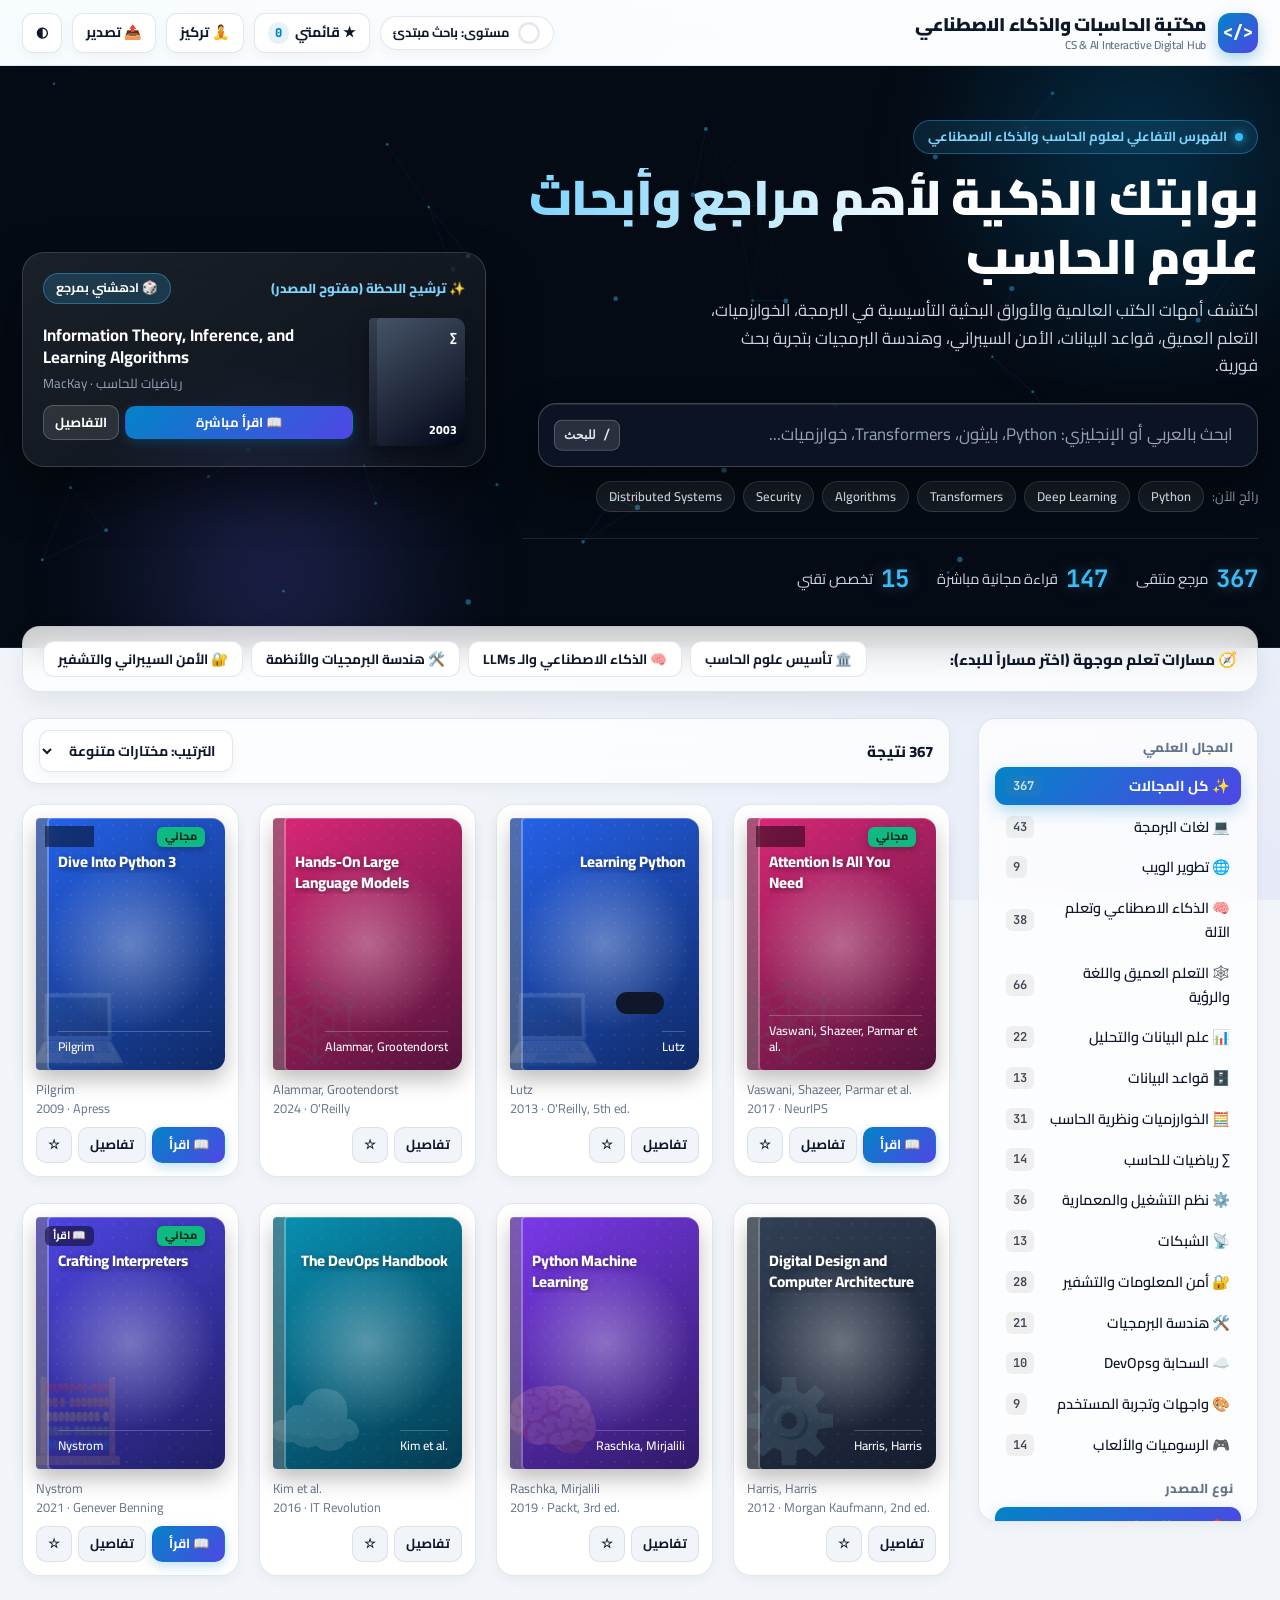
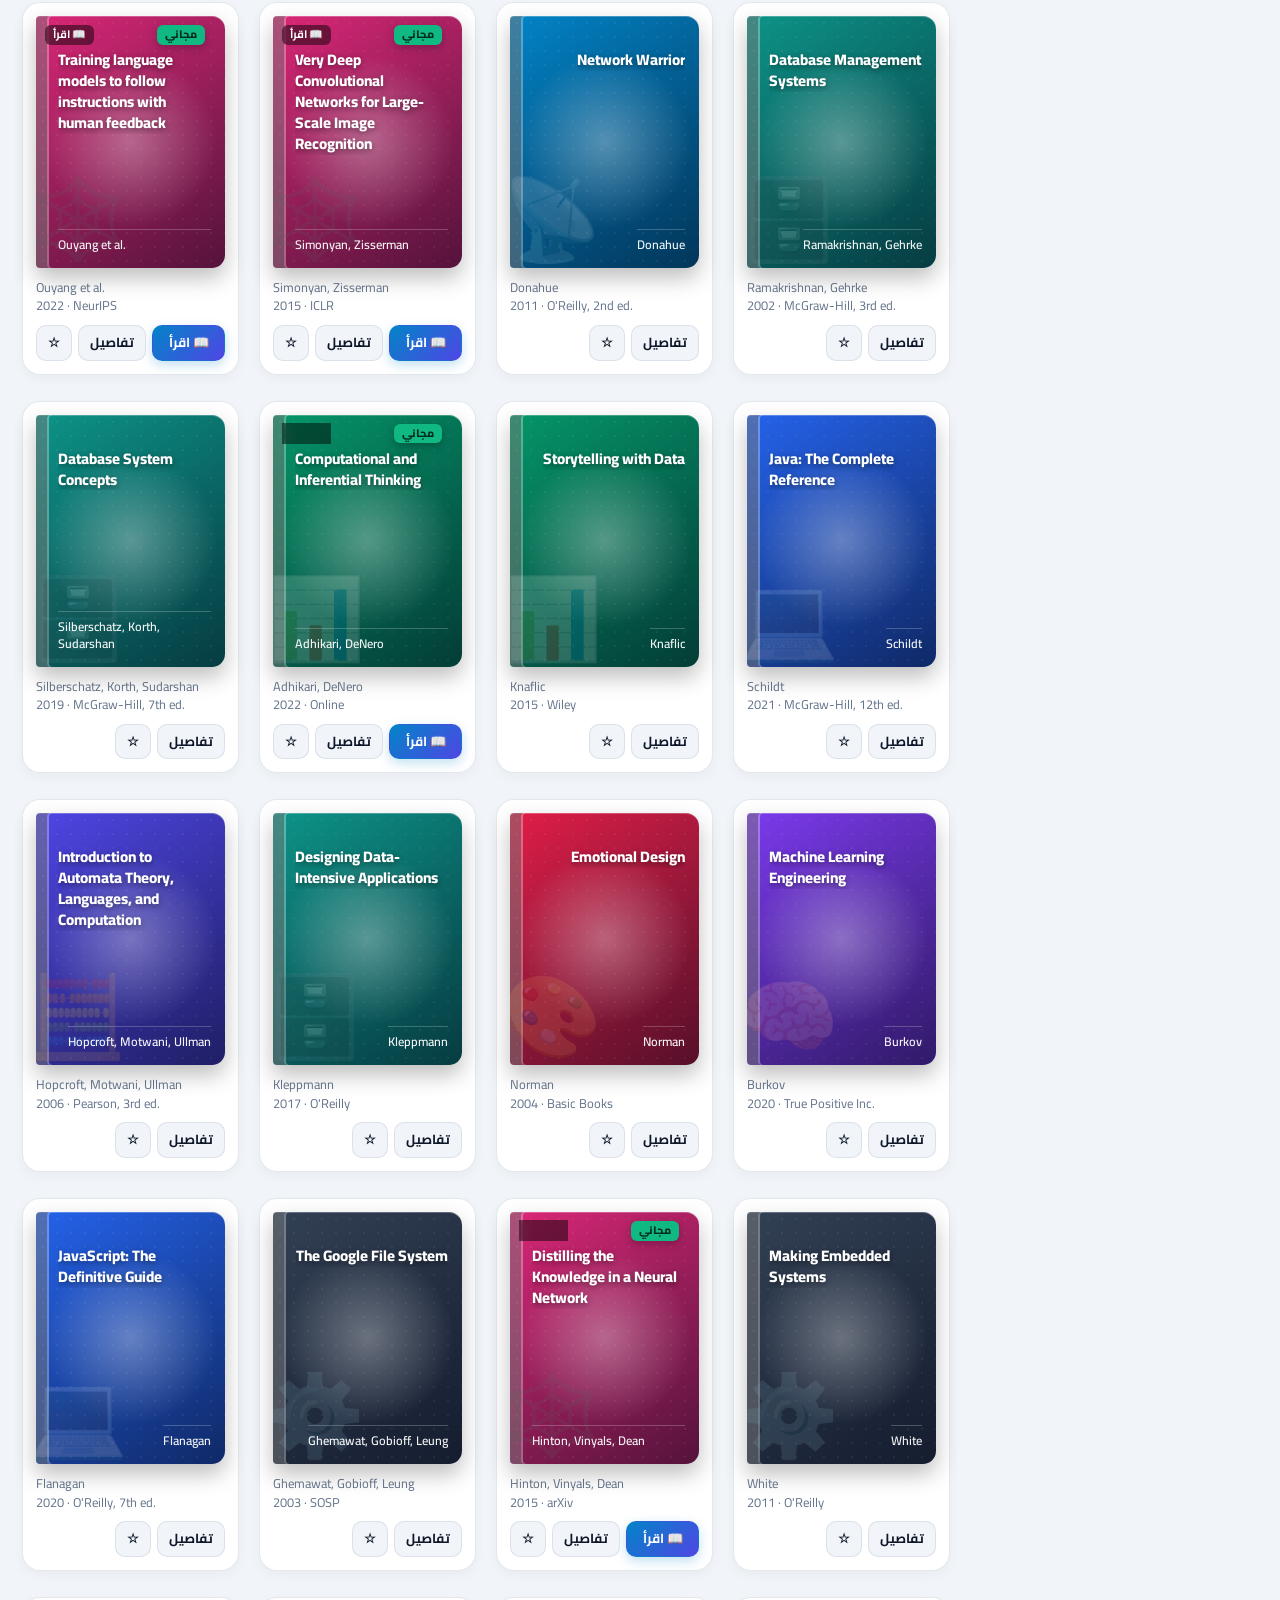
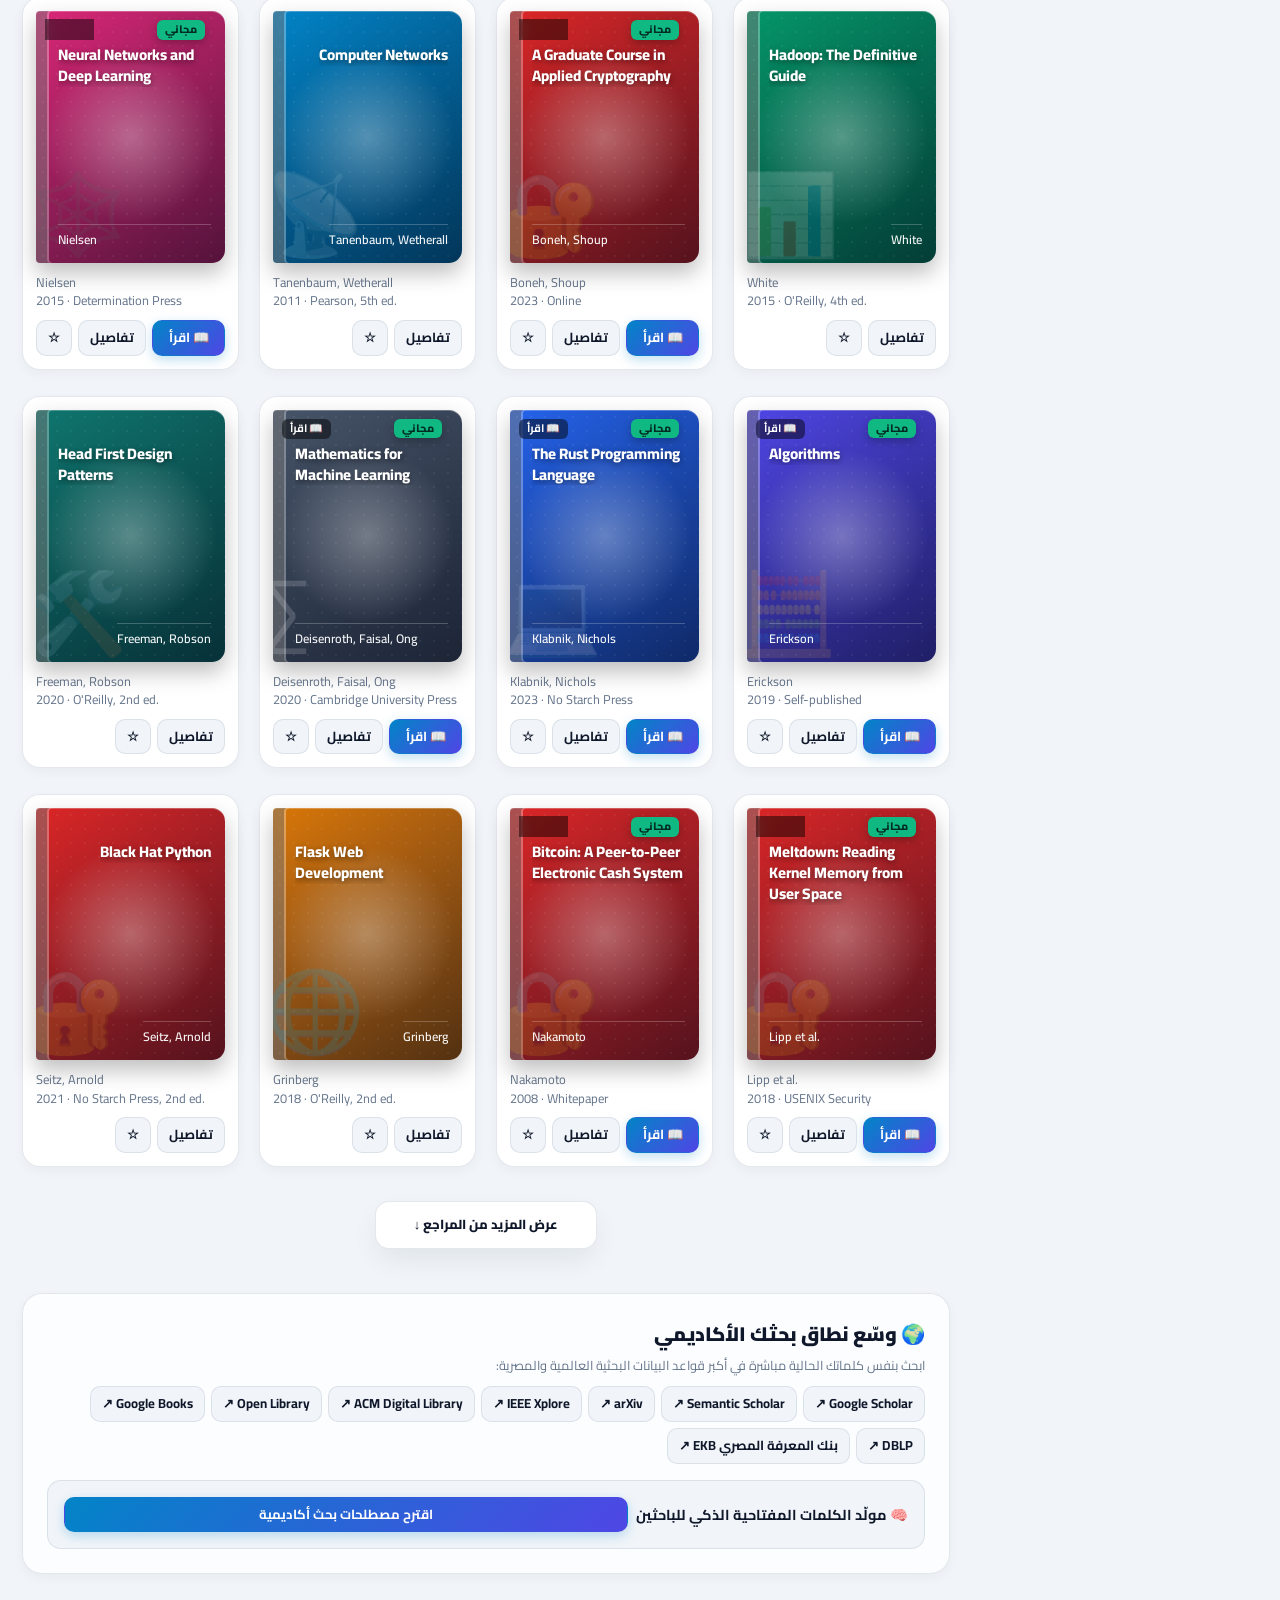
<file: index.html>
<!doctype html>
<html lang="ar" dir="rtl">
  <head>
    <meta charset="utf-8" />
    <meta
      name="viewport"
      content="width=device-width, initial-scale=1, viewport-fit=cover"
    />
    <title>Nexus CS & AI | المكتبة الرقمية التفاعلية للحاسبات والذكاء الاصطناعي</title>
    <link
      href="https://fonts.googleapis.com/css2?family=Cairo:wght@400;600;700;800;900&family=JetBrains+Mono:wght@500;700;800&display=swap"
      rel="stylesheet"
    />
        <link rel="stylesheet" href="css/style.css" />
  </head>
  <body>
    <header>
      <div class="bar">
        <div class="logo">
          <div class="logo-icon">&lt;/&gt;</div>
          <div>
            مكتبة الحاسبات والذكاء الاصطناعي
            <span class="logo-sub">CS & AI Interactive Digital Hub</span>
          </div>
        </div>

        <div class="prog-pill" title="نسبة الكتب التي أتممت قراءتها">
          <svg class="ring-svg" viewBox="0 0 32 32">
            <circle class="ring-bg" cx="16" cy="16" r="13"></circle>
            <circle class="ring-val" id="progRing" cx="16" cy="16" r="13" stroke-dasharray="81.68" stroke-dashoffset="81.68"></circle>
          </svg>
          <span id="rankLabel">مستوى: باحث مبتدئ</span>
        </div>

        <button class="ib" id="mb" aria-pressed="false">
          ★ قائمتي <span class="badge-cnt" id="mcnt">0</span>
        </button>
        <button class="ib" id="zenBtn" aria-pressed="false" title="وضع التركيز للمذاكرة">🧘 تركيز</button>
        <button class="ib" id="expBtn" title="تصدير قائمتك كملف نصي">📤 تصدير</button>
        <button class="ib" id="tb" aria-label="تغيير المظهر">◐</button>
      </div>
    </header>

    <section class="hero">
      <canvas id="neuralCanvas"></canvas>
      <div class="hero-orb-1"></div>
      <div class="hero-orb-2"></div>

      <div class="hi">
        <div>
          <div class="pill-top"><span class="pulse-dot"></span> الفهرس التفاعلي لعلوم الحاسب والذكاء الاصطناعي</div>
          <h1>بوابتك الذكية لأهم مراجع وأبحاث علوم الحاسب</h1>
          <p>
            اكتشف أمهات الكتب العالمية والأوراق البحثية التأسيسية في البرمجة، الخوارزميات، التعلم العميق، قواعد البيانات، الأمن السيبراني، وهندسة البرمجيات بتجربة بحث فورية.
          </p>
          <div class="search-wrap">
            <input
              id="q"
              class="search"
              type="search"
              placeholder="ابحث بالعربي أو الإنجليزي: Python، بايثون، Transformers، خوارزميات..."
              aria-label="بحث"
            />
            <span class="kbd-hint">/ للبحث</span>
          </div>
          <div class="quick-tags">
            <span>رائج الآن:</span>
            <button class="qtag" data-qt="Python">Python</button>
            <button class="qtag" data-qt="Deep Learning">Deep Learning</button>
            <button class="qtag" data-qt="Transformers">Transformers</button>
            <button class="qtag" data-qt="Algorithms">Algorithms</button>
            <button class="qtag" data-qt="Security">Security</button>
            <button class="qtag" data-qt="Distributed Systems">Distributed Systems</button>
          </div>
          <div class="stats" id="stt"></div>
        </div>

        <div class="spotlight" id="spotlightCard"></div>
      </div>
    </section>

    <section class="roadmaps-sec" aria-label="مسارات التعلم">
      <div class="rm-bar">
        <div class="rm-title">🧭 مسارات تعلم موجهة (اختر مساراً للبدء):</div>
        <div class="rm-pills" id="rmPills">
          <button class="rm-btn" data-rm="cs_core">🏛️ تأسيس علوم الحاسب</button>
          <button class="rm-btn" data-rm="ai_master">🧠 الذكاء الاصطناعي والـ LLMs</button>
          <button class="rm-btn" data-rm="swe_pro">🛠️ هندسة البرمجيات والأنظمة</button>
          <button class="rm-btn" data-rm="sec_path">🔐 الأمن السيبراني والتشفير</button>
        </div>
      </div>
    </section>

    <div class="lay">
      <aside id="sd" aria-label="الفلاتر">
        <h3>المجال العلمي</h3>
        <div id="fc"></div>
        <h3>نوع المصدر</h3>
        <div id="tc"></div>
      </aside>

      <div>
        <div class="strip" id="fs"></div>
        <div class="tools">
          <span class="count" id="cn" aria-live="polite"></span>
          <button class="ib" id="fo">☰ الفلاتر</button>
          <select id="so" class="ib" aria-label="الترتيب">
            <option value="f">الترتيب: مختارات متنوعة</option>
            <option value="n">الأحدث أولاً</option>
            <option value="o">الأقدم أولاً</option>
            <option value="a">أبجدياً (A-Z)</option>
          </select>
        </div>

        <div class="grid" id="gd"></div>
        <button class="btn more" id="mo" hidden>عرض المزيد من المراجع ↓</button>

        <section class="eng">
          <h2>🌍 وسّع نطاق بحثك الأكاديمي</h2>
          <p class="m inline-style-1">
            ابحث بنفس كلماتك الحالية مباشرة في أكبر قواعد البيانات البحثية العالمية والمصرية:
          </p>
          <div class="acts" id="eg"></div>

          <div class="ai-box">
            <div class="inline-style-2">
              <strong>🧠 مولّد الكلمات المفتاحية الذكي للباحثين</strong>
              <button class="btn p inline-style-3" id="ai">اقترح مصطلحات بحث أكاديمية</button>
            </div>
            <div id="aio" hidden class="inline-style-4"></div>
          </div>
        </section>
      </div>
    </div>

    <dialog id="dg" aria-label="تفاصيل المرجع">
      <div class="card" id="dc"></div>
    </dialog>

    <div class="toast" id="ts" role="status"></div>

        <script src="js/script.js" defer></script>
  </body>
</html>
</file>
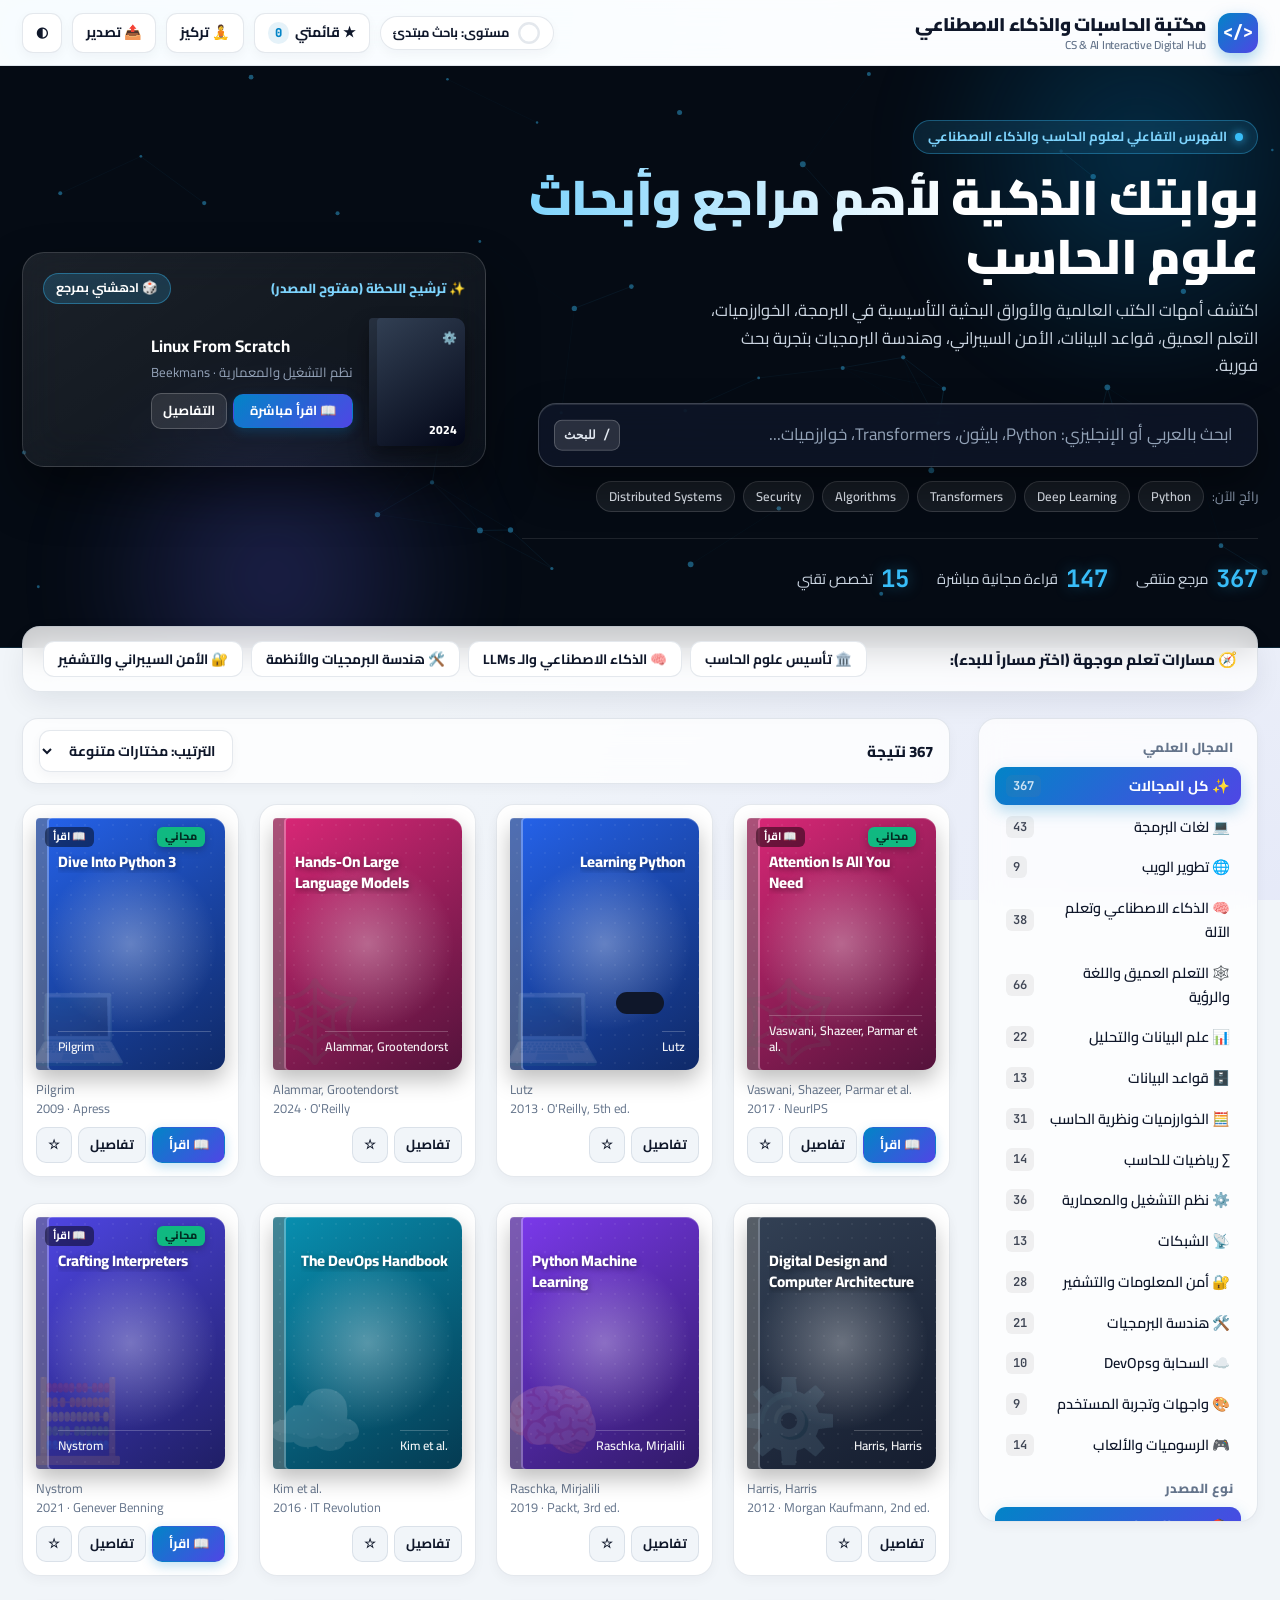
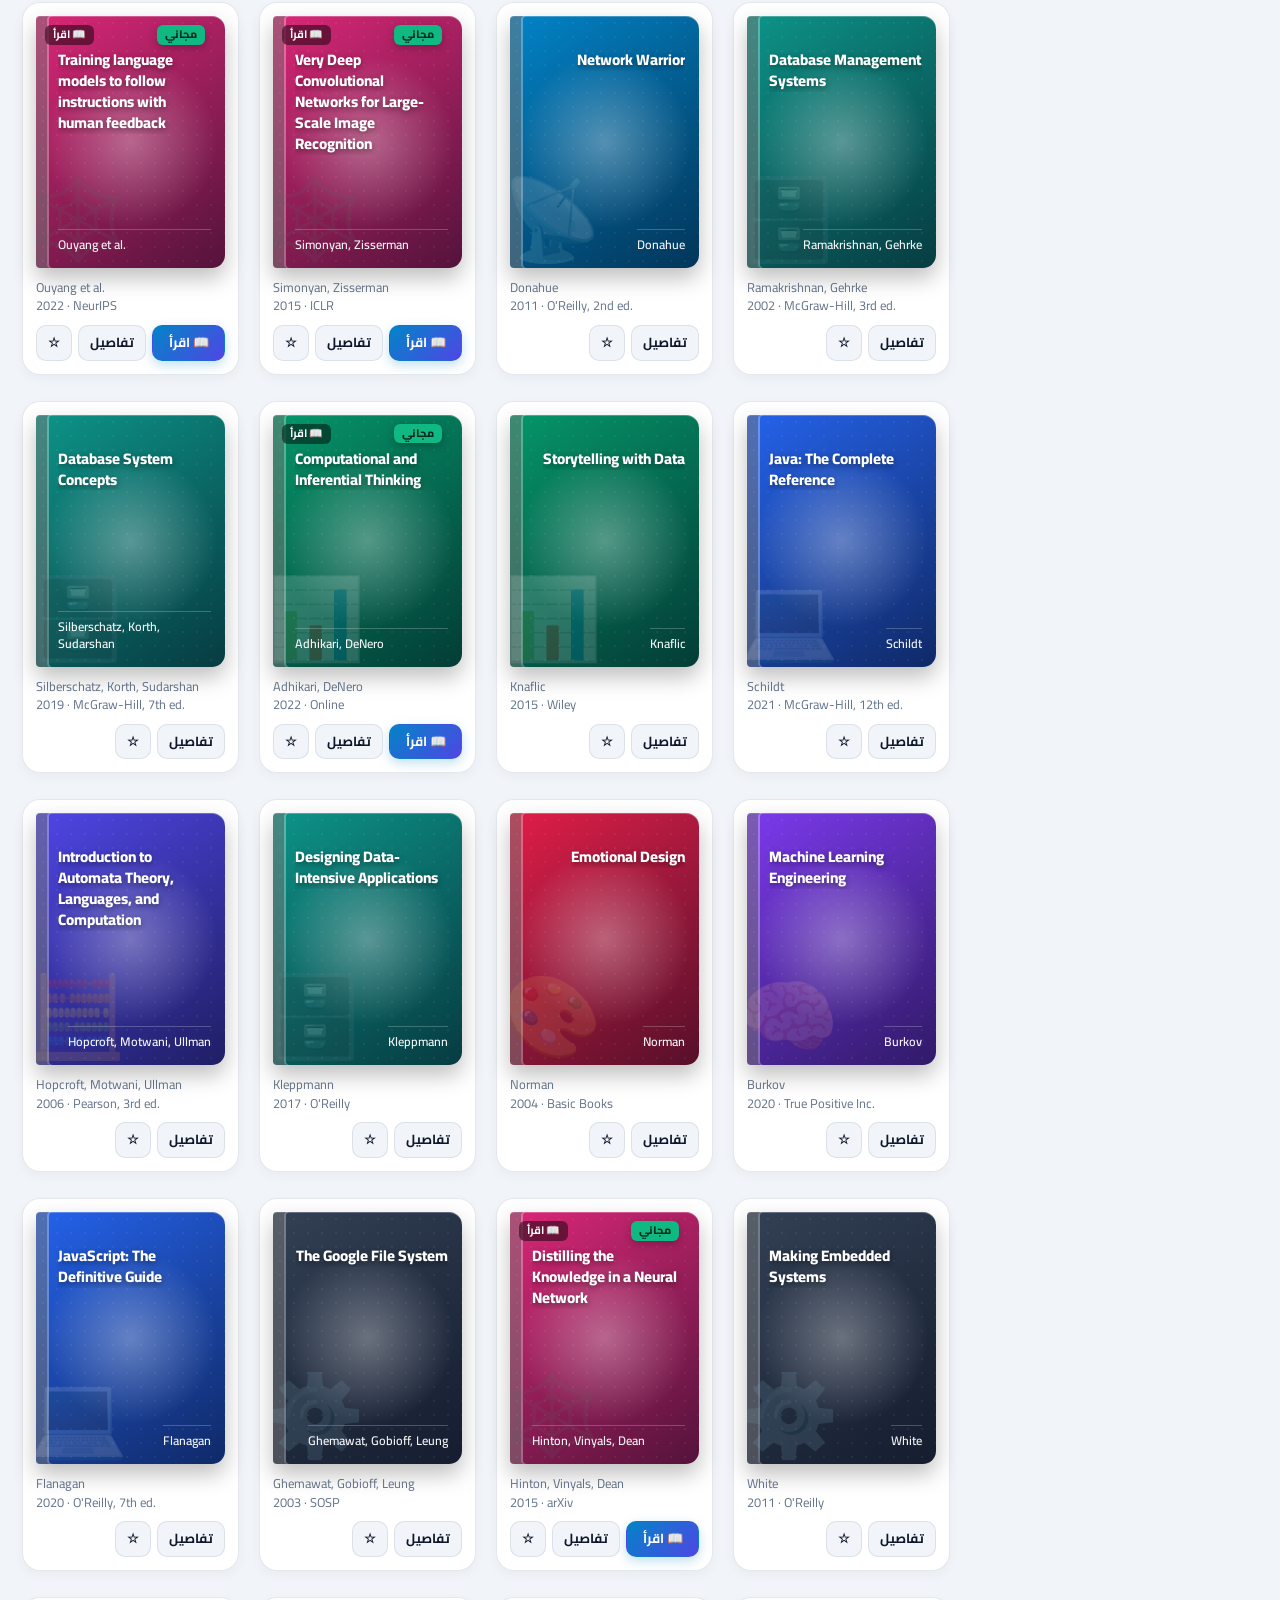
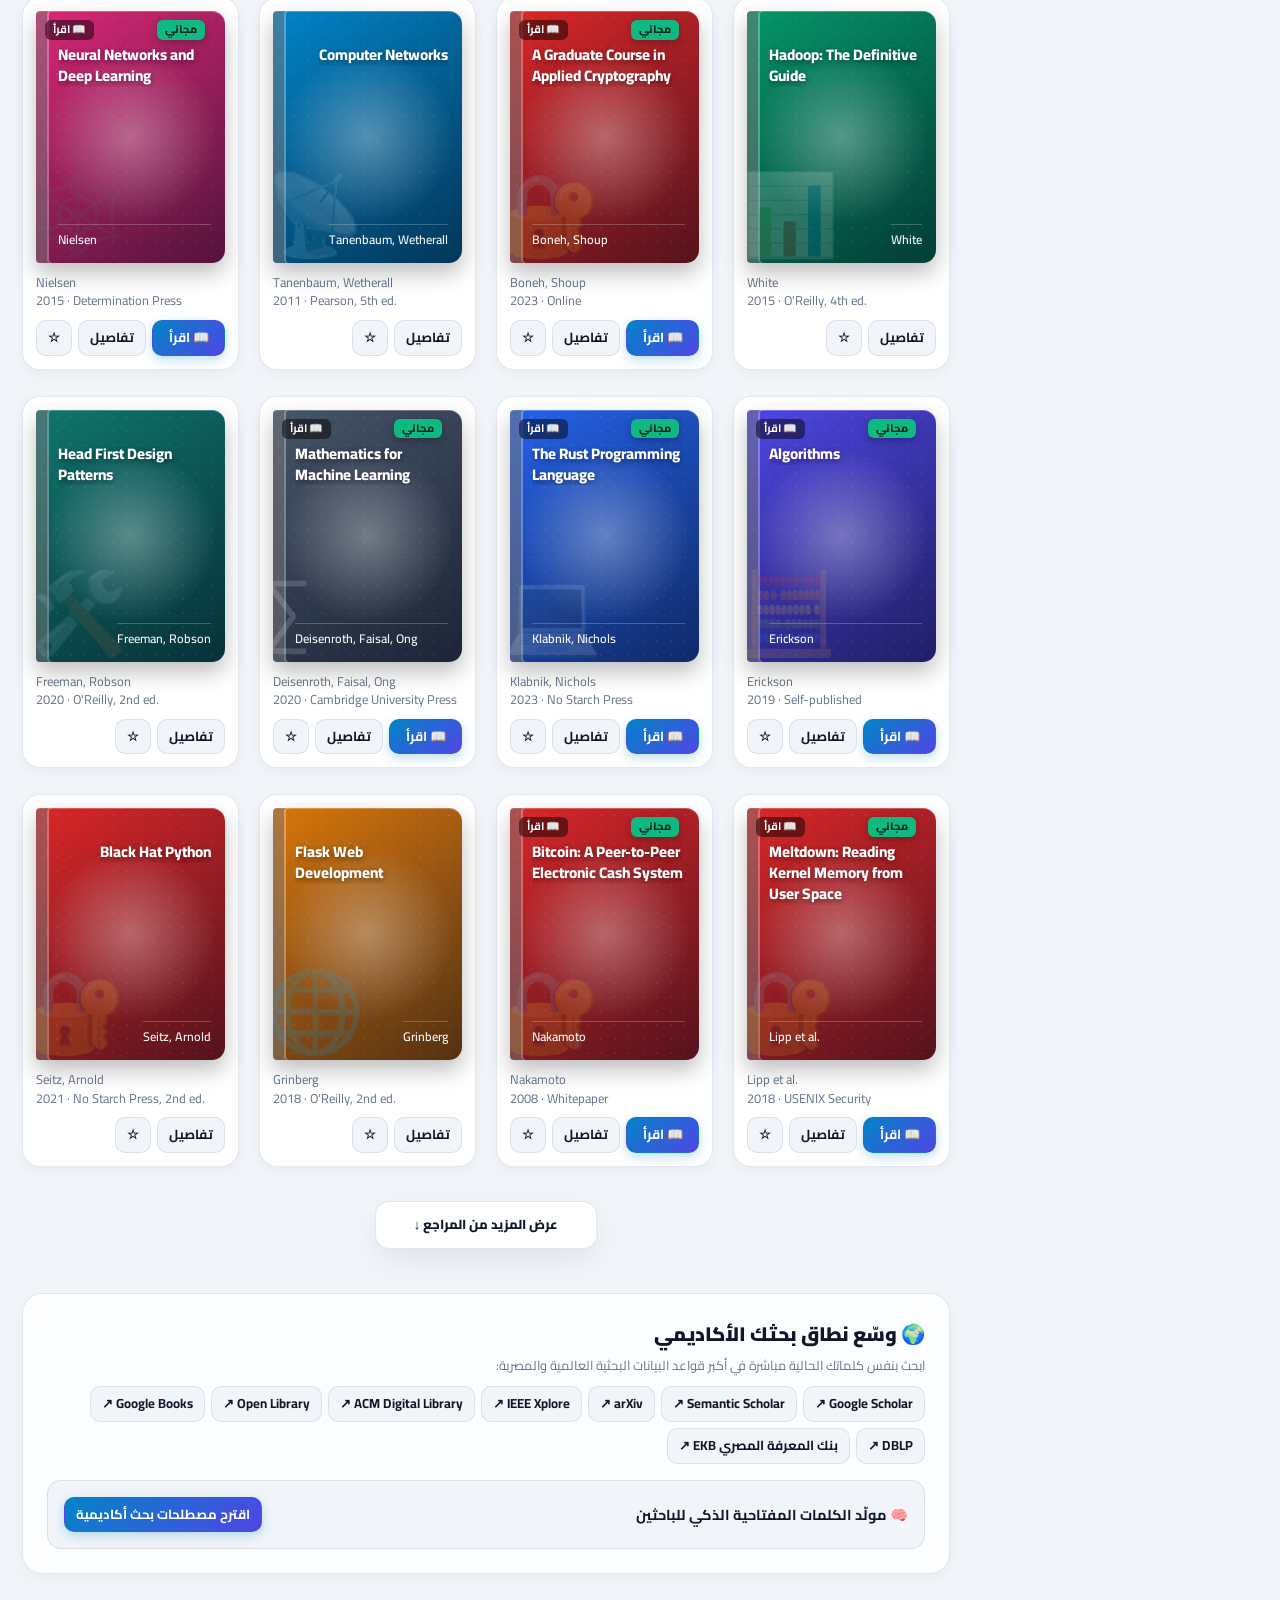
<file: index (3).html>
<!doctype html>
<html lang="ar" dir="rtl">
  <head>
    <meta charset="utf-8" />
    <meta
      name="viewport"
      content="width=device-width, initial-scale=1, viewport-fit=cover"
    />
    <title>Nexus CS & AI | المكتبة الرقمية التفاعلية للحاسبات والذكاء الاصطناعي</title>
    <link
      href="https://fonts.googleapis.com/css2?family=Cairo:wght@400;600;700;800;900&family=JetBrains+Mono:wght@500;700;800&display=swap"
      rel="stylesheet"
    />
    <style>
      :root {
        --bg: #f1f5f9;
        --bg-mesh: radial-gradient(at 0% 0%, rgba(14, 165, 233, 0.08) 0px, transparent 50%),
                   radial-gradient(at 100% 100%, rgba(99, 102, 241, 0.08) 0px, transparent 50%);
        --panel: #ffffff;
        --panel-glass: rgba(255, 255, 255, 0.78);
        --ink: #0f172a;
        --mute: #64748b;
        --line: rgba(148, 163, 184, 0.25);
        --ac: #0284c7;
        --ac-2: #6366f1;
        --ac-grad: linear-gradient(135deg, #0284c7, #4f46e5);
        --ac-soft: rgba(2, 132, 199, 0.1);
        --aci: #ffffff;
        --ok: #10b981;
        --warn: #f59e0b;
        --hero-bg: #050b14;
        --shadow-sm: 0 4px 12px rgba(15, 23, 42, 0.04);
        --shadow-md: 0 12px 30px -5px rgba(15, 23, 42, 0.09);
        --shadow-lg: 0 25px 50px -12px rgba(15, 23, 42, 0.22);
        --glow: 0 0 25px rgba(2, 132, 199, 0.25);
        box-sizing: border-box;
      }

      @media (prefers-color-scheme: dark) {
        :root:not([data-theme="light"]) {
          --bg: #040811;
          --bg-mesh: radial-gradient(at 15% 15%, rgba(56, 189, 248, 0.07) 0px, transparent 50%),
                     radial-gradient(at 85% 85%, rgba(129, 140, 248, 0.07) 0px, transparent 50%);
          --panel: #0b1221;
          --panel-glass: rgba(11, 18, 33, 0.78);
          --ink: #f8fafc;
          --mute: #94a3b8;
          --line: rgba(148, 163, 184, 0.14);
          --ac: #38bdf8;
          --ac-2: #818cf8;
          --ac-grad: linear-gradient(135deg, #38bdf8, #818cf8);
          --ac-soft: rgba(56, 189, 248, 0.12);
          --aci: #041524;
          --ok: #34d399;
          --hero-bg: #03060d;
          --shadow-sm: 0 4px 12px rgba(0, 0, 0, 0.35);
          --shadow-md: 0 14px 32px -5px rgba(0, 0, 0, 0.5);
          --shadow-lg: 0 25px 55px -12px rgba(0, 0, 0, 0.75);
          --glow: 0 0 30px rgba(56, 189, 248, 0.22);
        }
      }

      :root[data-theme="dark"] {
        --bg: #040811;
        --bg-mesh: radial-gradient(at 15% 15%, rgba(56, 189, 248, 0.07) 0px, transparent 50%),
                   radial-gradient(at 85% 85%, rgba(129, 140, 248, 0.07) 0px, transparent 50%);
        --panel: #0b1221;
        --panel-glass: rgba(11, 18, 33, 0.78);
        --ink: #f8fafc;
        --mute: #94a3b8;
        --line: rgba(148, 163, 184, 0.14);
        --ac: #38bdf8;
        --ac-2: #818cf8;
        --ac-grad: linear-gradient(135deg, #38bdf8, #818cf8);
        --ac-soft: rgba(56, 189, 248, 0.12);
        --aci: #041524;
        --ok: #34d399;
        --hero-bg: #03060d;
        --shadow-sm: 0 4px 12px rgba(0, 0, 0, 0.35);
        --shadow-md: 0 14px 32px -5px rgba(0, 0, 0, 0.5);
        --shadow-lg: 0 25px 55px -12px rgba(0, 0, 0, 0.75);
        --glow: 0 0 30px rgba(56, 189, 248, 0.22);
      }

      * { box-sizing: border-box; }
      html { scroll-behavior: smooth; }

      body {
        margin: 0;
        background-color: var(--bg);
        background-image: var(--bg-mesh);
        background-attachment: fixed;
        color: var(--ink);
        font-family: "Cairo", "Segoe UI", Tahoma, sans-serif;
        line-height: 1.65;
        overflow-x: hidden;
        transition: background-color 0.3s ease, color 0.3s ease;
      }

      /* Zen Mode */
      body.zen-mode aside,
      body.zen-mode .hero,
      body.zen-mode .roadmaps-sec {
        display: none !important;
      }
      body.zen-mode .lay {
        grid-template-columns: 1fr;
        padding-top: 24px;
      }

      button, input, select, textarea {
        font: inherit;
        color: inherit;
      }

      button {
        cursor: pointer;
        transition: all 0.22s cubic-bezier(0.16, 1, 0.3, 1);
      }

      :focus-visible {
        outline: 2px solid var(--ac);
        outline-offset: 2px;
      }

      /* Floating Glass Header */
      header {
        position: sticky;
        top: 0;
        z-index: 40;
        background: var(--panel-glass);
        backdrop-filter: blur(18px) saturate(180%);
        -webkit-backdrop-filter: blur(18px) saturate(180%);
        border-bottom: 1px solid var(--line);
      }

      .bar {
        max-width: 1360px;
        margin: auto;
        padding: 10px 22px;
        display: flex;
        gap: 10px;
        align-items: center;
      }

      .logo {
        font-weight: 900;
        font-size: 1.15rem;
        margin-inline-end: auto;
        display: flex;
        gap: 12px;
        align-items: center;
        letter-spacing: -0.3px;
      }

      .logo-icon {
        display: grid;
        place-items: center;
        width: 40px;
        height: 40px;
        border-radius: 12px;
        background: var(--ac-grad);
        color: #fff;
        font-family: "JetBrains Mono", monospace;
        font-weight: 800;
        font-size: 1.05rem;
        box-shadow: 0 6px 16px rgba(2, 132, 199, 0.35);
        position: relative;
      }

      .logo-sub {
        display: block;
        font-size: 0.72rem;
        font-weight: 600;
        color: var(--mute);
        margin-top: -4px;
      }

      /* Gamified Progress Pill */
      .prog-pill {
        display: flex;
        align-items: center;
        gap: 8px;
        background: var(--panel);
        border: 1px solid var(--line);
        padding: 4px 12px;
        border-radius: 999px;
        font-size: 0.8rem;
        font-weight: 700;
        box-shadow: var(--shadow-sm);
      }

      .ring-svg {
        width: 24px;
        height: 24px;
        transform: rotate(-90deg);
      }
      .ring-bg {
        fill: none;
        stroke: var(--line);
        stroke-width: 3.2;
      }
      .ring-val {
        fill: none;
        stroke: var(--ok);
        stroke-width: 3.2;
        stroke-linecap: round;
        transition: stroke-dashoffset 0.5s ease;
      }

      .ib {
        border: 1px solid var(--line);
        background: var(--panel);
        border-radius: 11px;
        padding: 6px 13px;
        min-height: 40px;
        font-weight: 700;
        font-size: 0.88rem;
        display: inline-flex;
        align-items: center;
        gap: 6px;
        box-shadow: var(--shadow-sm);
      }

      .ib:hover {
        border-color: var(--ac);
        transform: translateY(-2px);
        box-shadow: var(--glow);
      }

      .ib[aria-pressed="true"] {
        background: var(--ac-grad);
        color: #fff;
        border-color: transparent;
        box-shadow: 0 6px 18px rgba(2, 132, 199, 0.35);
      }

      .badge-cnt {
        background: var(--ac-soft);
        color: var(--ac);
        padding: 1px 7px;
        border-radius: 999px;
        font-size: 0.76rem;
        font-weight: 800;
        font-family: "JetBrains Mono", monospace;
      }
      .ib[aria-pressed="true"] .badge-cnt {
        background: rgba(255, 255, 255, 0.25);
        color: #fff;
      }

      /* Cinematic Interactive Hero */
      .hero {
        background: var(--hero-bg);
        color: #fff;
        padding: 54px 22px 48px;
        position: relative;
        overflow: hidden;
        border-bottom: 1px solid rgba(56, 189, 248, 0.15);
      }

      #neuralCanvas {
        position: absolute;
        inset: 0;
        width: 100%;
        height: 100%;
        pointer-events: none;
        opacity: 0.65;
      }

      .hero-orb-1 {
        position: absolute;
        width: 480px;
        height: 480px;
        border-radius: 50%;
        background: radial-gradient(circle, rgba(2, 132, 199, 0.28) 0%, transparent 70%);
        top: -150px;
        inset-inline-start: -100px;
        pointer-events: none;
        filter: blur(30px);
      }

      .hero-orb-2 {
        position: absolute;
        width: 420px;
        height: 420px;
        border-radius: 50%;
        background: radial-gradient(circle, rgba(99, 102, 241, 0.25) 0%, transparent 70%);
        bottom: -140px;
        inset-inline-end: 5%;
        pointer-events: none;
        filter: blur(35px);
      }

      .hi {
        max-width: 1360px;
        margin: auto;
        position: relative;
        z-index: 2;
        display: grid;
        grid-template-columns: 1.35fr 0.85fr;
        gap: 36px;
        align-items: center;
      }

      .pill-top {
        display: inline-flex;
        align-items: center;
        gap: 8px;
        background: rgba(56, 189, 248, 0.12);
        border: 1px solid rgba(56, 189, 248, 0.35);
        color: #7dd3fc;
        padding: 5px 14px;
        border-radius: 999px;
        font-size: 0.82rem;
        font-weight: 700;
        margin-bottom: 14px;
        backdrop-filter: blur(8px);
      }

      .pulse-dot {
        width: 8px;
        height: 8px;
        border-radius: 50%;
        background: #38bdf8;
        box-shadow: 0 0 10px #38bdf8;
        animation: pulse 2s infinite;
      }

      @keyframes pulse {
        0%, 100% { transform: scale(1); opacity: 1; }
        50% { transform: scale(1.5); opacity: 0.5; }
      }

      h1 {
        font-size: clamp(1.9rem, 4.2vw, 3.05rem);
        line-height: 1.2;
        margin: 0 0 12px;
        font-weight: 900;
        letter-spacing: -0.6px;
        background: linear-gradient(to left, #ffffff 40%, #7dd3fc 100%);
        -webkit-background-clip: text;
        -webkit-text-fill-color: transparent;
      }

      .hero p {
        margin: 0 0 24px;
        color: #cbd5e1;
        max-width: 62ch;
        font-size: 1.04rem;
      }

      .search-wrap {
        position: relative;
        max-width: 720px;
      }

      .search {
        width: 100%;
        padding: 17px 24px 17px 72px;
        border-radius: 18px;
        border: 1px solid rgba(255, 255, 255, 0.2);
        background: rgba(15, 23, 42, 0.75);
        backdrop-filter: blur(16px);
        color: #fff;
        font-size: 1.05rem;
        box-shadow: 0 20px 40px rgba(0, 0, 0, 0.4), inset 0 1px 0 rgba(255, 255, 255, 0.1);
        transition: all 0.25s ease;
      }

      .search::placeholder {
        color: #94a3b8;
      }

      .search:focus {
        outline: none;
        border-color: #38bdf8;
        background: rgba(15, 23, 42, 0.92);
        box-shadow: 0 0 0 4px rgba(56, 189, 248, 0.25), 0 20px 45px rgba(0, 0, 0, 0.5);
      }

      .kbd-hint {
        position: absolute;
        inset-inline-end: 16px;
        top: 50%;
        transform: translateY(-50%);
        background: rgba(255, 255, 255, 0.12);
        border: 1px solid rgba(255, 255, 255, 0.2);
        color: #e2e8f0;
        font-family: "JetBrains Mono", monospace;
        font-size: 0.78rem;
        font-weight: 700;
        padding: 4px 9px;
        border-radius: 8px;
        pointer-events: none;
      }

      .quick-tags {
        display: flex;
        gap: 8px;
        flex-wrap: wrap;
        margin-top: 14px;
        align-items: center;
      }

      .quick-tags span {
        font-size: 0.82rem;
        color: #94a3b8;
      }

      .qtag {
        background: rgba(255, 255, 255, 0.07);
        border: 1px solid rgba(255, 255, 255, 0.14);
        color: #e2e8f0;
        padding: 4px 12px;
        border-radius: 999px;
        font-size: 0.8rem;
        font-weight: 600;
      }

      .qtag:hover {
        background: rgba(56, 189, 248, 0.25);
        border-color: #38bdf8;
        color: #fff;
        transform: translateY(-1px);
      }

      .stats {
        display: flex;
        gap: 28px;
        flex-wrap: wrap;
        margin-top: 26px;
        padding-top: 20px;
        border-top: 1px solid rgba(255, 255, 255, 0.1);
        color: #cbd5e1;
        font-size: 0.92rem;
      }

      .stats span {
        display: flex;
        align-items: center;
        gap: 8px;
      }

      .stats b {
        color: #38bdf8;
        font-size: 1.5rem;
        font-family: "JetBrains Mono", monospace;
        text-shadow: 0 0 15px rgba(56, 189, 248, 0.4);
      }

      /* Spotlight Glass Card in Hero */
      .spotlight {
        background: linear-gradient(145deg, rgba(255, 255, 255, 0.09), rgba(255, 255, 255, 0.03));
        border: 1px solid rgba(255, 255, 255, 0.15);
        backdrop-filter: blur(20px);
        border-radius: 22px;
        padding: 20px;
        box-shadow: 0 25px 50px rgba(0, 0, 0, 0.45);
        position: relative;
      }

      .sp-head {
        display: flex;
        justify-content: space-between;
        align-items: center;
        margin-bottom: 14px;
        font-size: 0.82rem;
        color: #7dd3fc;
        font-weight: 800;
      }

      .dice-btn {
        background: rgba(56, 189, 248, 0.18);
        border: 1px solid rgba(56, 189, 248, 0.4);
        color: #fff;
        padding: 4px 12px;
        border-radius: 999px;
        font-size: 0.78rem;
        font-weight: 700;
      }

      .dice-btn:hover {
        background: #38bdf8;
        color: #050b14;
        transform: rotate(-3deg) scale(1.04);
      }

      .sp-body {
        display: flex;
        gap: 16px;
        align-items: center;
      }

      .sp-mini-cv {
        width: 96px;
        flex: none;
        aspect-ratio: 3/4;
        border-radius: 4px 10px 10px 4px;
        padding: 12px 8px 8px 14px;
        display: flex;
        flex-direction: column;
        justify-content: space-between;
        color: #fff;
        font-weight: 800;
        font-size: 0.75rem;
        line-height: 1.3;
        box-shadow: inset 8px 0 0 rgba(0, 0, 0, 0.25), 0 10px 20px rgba(0, 0, 0, 0.4);
      }

      .sp-info h3 {
        margin: 0 0 4px;
        font-size: 1.05rem;
        line-height: 1.35;
        color: #fff;
        display: -webkit-box;
        -webkit-line-clamp: 2;
        -webkit-box-orient: vertical;
        overflow: hidden;
      }

      .sp-info p {
        margin: 0 0 10px;
        font-size: 0.82rem;
        color: #94a3b8;
      }

      /* Roadmaps Bar */
      .roadmaps-sec {
        max-width: 1360px;
        margin: -22px auto 0;
        padding: 0 22px;
        position: relative;
        z-index: 10;
      }

      .rm-bar {
        background: var(--panel-glass);
        backdrop-filter: blur(16px);
        border: 1px solid var(--line);
        border-radius: 18px;
        padding: 14px 20px;
        display: flex;
        align-items: center;
        justify-content: space-between;
        gap: 14px;
        flex-wrap: wrap;
        box-shadow: var(--shadow-md);
      }

      .rm-title {
        display: flex;
        align-items: center;
        gap: 8px;
        font-weight: 800;
        font-size: 0.95rem;
      }

      .rm-pills {
        display: flex;
        gap: 8px;
        flex-wrap: wrap;
      }

      .rm-btn {
        background: var(--panel);
        border: 1px solid var(--line);
        padding: 6px 14px;
        border-radius: 11px;
        font-size: 0.85rem;
        font-weight: 700;
      }

      .rm-btn:hover {
        border-color: var(--ac);
        transform: translateY(-1px);
      }

      .rm-btn[aria-pressed="true"] {
        background: var(--ac-grad);
        border-color: transparent;
        color: #fff;
        box-shadow: 0 4px 14px rgba(2, 132, 199, 0.3);
      }

      /* Main Grid Layout */
      .lay {
        max-width: 1360px;
        margin: auto;
        padding: 26px 22px 80px;
        display: grid;
        grid-template-columns: 280px 1fr;
        gap: 28px;
        align-items: start;
      }

      aside {
        position: sticky;
        top: 78px;
        max-height: calc(100vh - 96px);
        overflow-y: auto;
        background: var(--panel-glass);
        backdrop-filter: blur(14px);
        border: 1px solid var(--line);
        border-radius: 18px;
        padding: 16px;
        box-shadow: var(--shadow-sm);
      }

      aside::-webkit-scrollbar { width: 4px; }
      aside::-webkit-scrollbar-thumb { background: var(--line); border-radius: 10px; }

      aside h3 {
        margin: 14px 8px 8px;
        font-size: 0.82rem;
        letter-spacing: 0.4px;
        color: var(--mute);
        font-weight: 800;
      }

      aside h3:first-child { margin-top: 2px; }

      .fb {
        display: flex;
        justify-content: space-between;
        align-items: center;
        gap: 8px;
        width: 100%;
        text-align: start;
        border: 0;
        background: none;
        padding: 7px 11px;
        border-radius: 11px;
        font-size: 0.9rem;
        margin-bottom: 3px;
        font-weight: 600;
      }

      .fb:hover {
        background: var(--ac-soft);
        color: var(--ac);
      }

      .fb[aria-pressed="true"] {
        background: var(--ac-grad);
        color: #fff;
        font-weight: 700;
        box-shadow: 0 6px 16px rgba(2, 132, 199, 0.28);
      }

      .fb i {
        font-style: normal;
        opacity: 0.8;
        font-size: 0.76rem;
        font-family: "JetBrains Mono", monospace;
        background: rgba(128, 128, 128, 0.14);
        padding: 1px 7px;
        border-radius: 6px;
      }

      .tools {
        display: flex;
        gap: 10px;
        align-items: center;
        flex-wrap: wrap;
        margin-bottom: 20px;
        background: var(--panel-glass);
        backdrop-filter: blur(12px);
        padding: 11px 16px;
        border-radius: 16px;
        border: 1px solid var(--line);
        box-shadow: var(--shadow-sm);
      }

      .count {
        font-weight: 800;
        margin-inline-end: auto;
        font-size: 0.95rem;
      }

      #fo { display: none; }

      /* Award-Winning 3D Book Cards */
      @keyframes cardIn {
        from { opacity: 0; transform: translateY(16px) scale(0.97); }
        to { opacity: 1; transform: translateY(0) scale(1); }
      }

      .grid {
        display: grid;
        grid-template-columns: repeat(auto-fill, minmax(195px, 1fr));
        gap: 26px 20px;
        perspective: 1200px;
      }

      .bk {
        display: flex;
        flex-direction: column;
        gap: 10px;
        background: var(--panel);
        padding: 13px;
        border-radius: 18px;
        border: 1px solid var(--line);
        box-shadow: var(--shadow-sm);
        animation: cardIn 0.4s cubic-bezier(0.16, 1, 0.3, 1) backwards;
        transition: transform 0.25s ease, box-shadow 0.25s ease, border-color 0.25s ease;
        position: relative;
      }

      .bk:hover {
        box-shadow: var(--shadow-lg), var(--glow);
        border-color: var(--ac);
        z-index: 5;
      }

      .cv {
        --c: #0a6c8f;
        --rx: 0deg;
        --ry: 0deg;
        --gx: 50%;
        --gy: 50%;
        aspect-ratio: 3/4;
        border: 0;
        width: 100%;
        text-align: start;
        border-radius: 4px 13px 13px 4px;
        background:
          radial-gradient(circle at var(--gx) var(--gy), rgba(255, 255, 255, 0.32) 0%, transparent 55%),
          linear-gradient(145deg, var(--c), color-mix(in srgb, var(--c) 38%, #020617));
        color: #fff;
        padding: 34px 14px 14px 22px;
        display: flex;
        flex-direction: column;
        justify-content: space-between;
        position: relative;
        overflow: hidden;
        transform: rotateX(var(--rx)) rotateY(var(--ry));
        transform-style: preserve-3d;
        box-shadow:
          inset 11px 0 0 rgba(0, 0, 0, 0.26),
          inset 13px 0 0 rgba(255, 255, 255, 0.32),
          inset 0 1px 0 rgba(255, 255, 255, 0.25),
          0 10px 22px rgba(0, 0, 0, 0.26);
        transition: transform 0.15s ease-out, box-shadow 0.25s ease;
      }

      .cv::before {
        content: "";
        position: absolute;
        inset: 0;
        background-image: radial-gradient(rgba(255, 255, 255, 0.12) 1px, transparent 1px);
        background-size: 14px 14px;
        opacity: 0.45;
        pointer-events: none;
      }

      .cv::after {
        content: attr(data-i);
        position: absolute;
        inset-inline-end: -8px;
        bottom: 10px;
        font-size: 5rem;
        opacity: 0.16;
        line-height: 1;
        pointer-events: none;
      }

      .cv b {
        font-size: 0.95rem;
        line-height: 1.38;
        font-weight: 800;
        display: -webkit-box;
        -webkit-line-clamp: 5;
        -webkit-box-orient: vertical;
        overflow: hidden;
        position: relative;
        z-index: 1;
        text-shadow: 0 2px 6px rgba(0, 0, 0, 0.45);
      }

      .cv small {
        opacity: 0.94;
        font-size: 0.78rem;
        font-weight: 600;
        line-height: 1.35;
        display: -webkit-box;
        -webkit-line-clamp: 2;
        -webkit-box-orient: vertical;
        overflow: hidden;
        position: relative;
        z-index: 1;
        border-top: 1px solid rgba(255, 255, 255, 0.24);
        padding-top: 7px;
      }

      .fr {
        position: absolute;
        top: 9px;
        inset-inline-start: 20px;
        font-size: 0.68rem;
        font-weight: 800;
        background: var(--ok);
        color: #022c22;
        border-radius: 6px;
        padding: 1px 8px;
        box-shadow: 0 3px 8px rgba(0, 0, 0, 0.25);
        z-index: 2;
      }

      .st-badge {
        position: absolute;
        bottom: 9px;
        inset-inline-start: 20px;
        font-size: 0.68rem;
        font-weight: 800;
        background: rgba(15, 23, 42, 0.85);
        backdrop-filter: blur(6px);
        color: #38bdf8;
        border: 1px solid rgba(56, 189, 248, 0.3);
        border-radius: 6px;
        padding: 1px 8px;
        z-index: 2;
      }

      .rd {
        position: absolute;
        top: 9px;
        inset-inline-end: 9px;
        font-size: 0.68rem;
        font-weight: 700;
        background: rgba(0, 0, 0, 0.48);
        backdrop-filter: blur(6px);
        border-radius: 6px;
        padding: 1px 8px;
        z-index: 2;
      }

      a.cv {
        text-decoration: none;
        color: #fff;
      }

      .m {
        color: var(--mute);
        font-size: 0.8rem;
        line-height: 1.45;
        unicode-bidi: plaintext;
        text-align: start;
        flex: 1;
      }

      .acts {
        display: flex;
        gap: 6px;
        flex-wrap: wrap;
        align-items: center;
      }

      .btn {
        border: 1px solid var(--line);
        background: var(--bg);
        padding: 6px 11px;
        border-radius: 10px;
        font-size: 0.82rem;
        font-weight: 700;
        text-decoration: none;
        color: var(--ink);
        display: inline-flex;
        align-items: center;
        justify-content: center;
        gap: 4px;
      }

      .btn:hover {
        border-color: var(--ac);
        color: var(--ac);
        background: var(--ac-soft);
      }

      .btn.p {
        background: var(--ac-grad);
        color: #fff;
        border-color: transparent;
        flex: 1;
        box-shadow: 0 4px 12px rgba(2, 132, 199, 0.25);
      }

      .btn.p:hover {
        filter: brightness(1.08);
        color: #fff;
        transform: translateY(-1px);
      }

      .more {
        display: block;
        margin: 34px auto 0;
        padding: 12px 38px;
        border-radius: 14px;
        font-weight: 800;
        background: var(--panel);
        box-shadow: var(--shadow-md);
      }

      .empty {
        grid-column: 1/-1;
        padding: 60px 20px;
        text-align: center;
        background: var(--panel);
        border: 1px dashed var(--line);
        border-radius: 20px;
        color: var(--mute);
      }

      /* Research Engines & Smart Helper */
      .eng {
        background: var(--panel-glass);
        backdrop-filter: blur(14px);
        border: 1px solid var(--line);
        border-radius: 20px;
        padding: 24px;
        margin-top: 44px;
        box-shadow: var(--shadow-sm);
      }

      .eng h2 {
        margin: 0 0 6px;
        font-size: 1.22rem;
        font-weight: 900;
      }

      .ai-box {
        margin-top: 16px;
        background: var(--bg);
        border: 1px solid var(--line);
        border-radius: 14px;
        padding: 16px;
        font-size: 0.9rem;
      }

      .kw-list {
        display: flex;
        flex-wrap: wrap;
        gap: 8px;
        margin-top: 12px;
      }

      .kw-chip {
        background: var(--panel);
        border: 1px solid var(--ac);
        color: var(--ac);
        padding: 5px 13px;
        border-radius: 999px;
        font-size: 0.82rem;
        font-weight: 700;
        font-family: "JetBrains Mono", monospace;
      }

      .kw-chip:hover {
        background: var(--ac-grad);
        color: #fff;
        border-color: transparent;
        transform: translateY(-1px);
      }

      /* Modal Dialog */
      dialog {
        border: 0;
        padding: 0;
        background: transparent;
        max-width: none;
        width: 100%;
        height: 100%;
        max-height: none;
      }

      dialog::backdrop {
        background: rgba(3, 7, 18, 0.78);
        backdrop-filter: blur(8px);
      }

      .card {
        position: relative;
        margin: auto;
        top: 50%;
        transform: translateY(-50%);
        width: min(780px, 94%);
        max-height: 90%;
        overflow-y: auto;
        background: var(--panel);
        color: var(--ink);
        border: 1px solid var(--line);
        border-radius: 24px;
        padding: 28px;
        box-shadow: var(--shadow-lg);
      }

      .dh {
        display: flex;
        gap: 24px;
        align-items: flex-start;
      }

      .dh .cv {
        width: 160px;
        flex: none;
        cursor: default;
        transform: none !important;
      }

      .dh h2 {
        margin: 0 0 6px;
        font-size: 1.45rem;
        font-weight: 900;
        line-height: 1.35;
        unicode-bidi: plaintext;
        text-align: start;
      }

      .tag {
        display: inline-block;
        background: var(--bg);
        border: 1px solid var(--line);
        border-radius: 9px;
        padding: 3px 11px;
        font-size: 0.82rem;
        font-weight: 700;
        color: var(--mute);
        margin: 2px 0;
      }

      .user-notes {
        margin-top: 16px;
        padding: 14px;
        background: var(--bg);
        border: 1px solid var(--line);
        border-radius: 14px;
      }

      .user-notes textarea {
        width: 100%;
        background: var(--panel);
        border: 1px solid var(--line);
        border-radius: 10px;
        padding: 10px 12px;
        margin-top: 8px;
        resize: vertical;
        min-height: 68px;
        font-size: 0.9rem;
      }

      .rel {
        display: grid;
        grid-template-columns: repeat(auto-fill, minmax(125px, 1fr));
        gap: 14px;
        margin-top: 10px;
      }

      .rel .cv {
        font-size: 0.8rem;
        padding: 24px 10px 10px 16px;
      }

      .strip {
        display: none;
        gap: 8px;
        overflow-x: auto;
        padding-bottom: 10px;
        margin-bottom: 12px;
      }

      .strip .chip {
        white-space: nowrap;
        border: 1px solid var(--line);
        background: var(--panel);
        border-radius: 999px;
        padding: 5px 15px;
        font-size: 0.88rem;
        font-weight: 700;
      }

      .strip .chip[aria-pressed="true"] {
        background: var(--ac-grad);
        color: #fff;
        border-color: transparent;
      }

      .note {
        background: var(--ac-soft);
        border: 1px solid rgba(2, 132, 199, 0.25);
        border-radius: 14px;
        padding: 13px 15px;
        margin: 14px 0;
        font-size: 0.88rem;
      }

      .toast {
        position: fixed;
        inset-inline: 0;
        bottom: 26px;
        margin: auto;
        width: max-content;
        max-width: 90%;
        background: var(--ink);
        color: var(--bg);
        padding: 11px 24px;
        border-radius: 999px;
        font-weight: 800;
        font-size: 0.9rem;
        z-index: 99;
        box-shadow: var(--shadow-lg);
        transform: translateY(140px);
        transition: transform 0.35s cubic-bezier(0.16, 1, 0.3, 1);
      }

      .toast.on { transform: none; }

      @media (max-width: 960px) {
        .hi { grid-template-columns: 1fr; }
        .spotlight { display: none; }
      }

      @media (max-width: 860px) {
        .strip { display: flex; }
        .lay { grid-template-columns: 1fr; }
        aside { position: static; max-height: none; display: none; }
        aside.on { display: block; }
        #fo { display: inline-flex; }
        .dh { flex-direction: column; }
        .dh .cv { width: 140px; }
        .kbd-hint, .prog-pill span { display: none; }
      }
    </style>
  </head>
  <body>
    <header>
      <div class="bar">
        <div class="logo">
          <div class="logo-icon">&lt;/&gt;</div>
          <div>
            مكتبة الحاسبات والذكاء الاصطناعي
            <span class="logo-sub">CS & AI Interactive Digital Hub</span>
          </div>
        </div>

        <div class="prog-pill" title="نسبة الكتب التي أتممت قراءتها">
          <svg class="ring-svg" viewBox="0 0 32 32">
            <circle class="ring-bg" cx="16" cy="16" r="13"></circle>
            <circle class="ring-val" id="progRing" cx="16" cy="16" r="13" stroke-dasharray="81.68" stroke-dashoffset="81.68"></circle>
          </svg>
          <span id="rankLabel">مستوى: باحث مبتدئ</span>
        </div>

        <button class="ib" id="mb" aria-pressed="false">
          ★ قائمتي <span class="badge-cnt" id="mcnt">0</span>
        </button>
        <button class="ib" id="zenBtn" aria-pressed="false" title="وضع التركيز للمذاكرة">🧘 تركيز</button>
        <button class="ib" id="expBtn" title="تصدير قائمتك كملف نصي">📤 تصدير</button>
        <button class="ib" id="tb" aria-label="تغيير المظهر">◐</button>
      </div>
    </header>

    <section class="hero">
      <canvas id="neuralCanvas"></canvas>
      <div class="hero-orb-1"></div>
      <div class="hero-orb-2"></div>

      <div class="hi">
        <div>
          <div class="pill-top"><span class="pulse-dot"></span> الفهرس التفاعلي لعلوم الحاسب والذكاء الاصطناعي</div>
          <h1>بوابتك الذكية لأهم مراجع وأبحاث علوم الحاسب</h1>
          <p>
            اكتشف أمهات الكتب العالمية والأوراق البحثية التأسيسية في البرمجة، الخوارزميات، التعلم العميق، قواعد البيانات، الأمن السيبراني، وهندسة البرمجيات بتجربة بحث فورية.
          </p>
          <div class="search-wrap">
            <input
              id="q"
              class="search"
              type="search"
              placeholder="ابحث بالعربي أو الإنجليزي: Python، بايثون، Transformers، خوارزميات..."
              aria-label="بحث"
            />
            <span class="kbd-hint">/ للبحث</span>
          </div>
          <div class="quick-tags">
            <span>رائج الآن:</span>
            <button class="qtag" data-qt="Python">Python</button>
            <button class="qtag" data-qt="Deep Learning">Deep Learning</button>
            <button class="qtag" data-qt="Transformers">Transformers</button>
            <button class="qtag" data-qt="Algorithms">Algorithms</button>
            <button class="qtag" data-qt="Security">Security</button>
            <button class="qtag" data-qt="Distributed Systems">Distributed Systems</button>
          </div>
          <div class="stats" id="stt"></div>
        </div>

        <div class="spotlight" id="spotlightCard"></div>
      </div>
    </section>

    <section class="roadmaps-sec" aria-label="مسارات التعلم">
      <div class="rm-bar">
        <div class="rm-title">🧭 مسارات تعلم موجهة (اختر مساراً للبدء):</div>
        <div class="rm-pills" id="rmPills">
          <button class="rm-btn" data-rm="cs_core">🏛️ تأسيس علوم الحاسب</button>
          <button class="rm-btn" data-rm="ai_master">🧠 الذكاء الاصطناعي والـ LLMs</button>
          <button class="rm-btn" data-rm="swe_pro">🛠️ هندسة البرمجيات والأنظمة</button>
          <button class="rm-btn" data-rm="sec_path">🔐 الأمن السيبراني والتشفير</button>
        </div>
      </div>
    </section>

    <div class="lay">
      <aside id="sd" aria-label="الفلاتر">
        <h3>المجال العلمي</h3>
        <div id="fc"></div>
        <h3>نوع المصدر</h3>
        <div id="tc"></div>
      </aside>

      <div>
        <div class="strip" id="fs"></div>
        <div class="tools">
          <span class="count" id="cn" aria-live="polite"></span>
          <button class="ib" id="fo">☰ الفلاتر</button>
          <select id="so" class="ib" aria-label="الترتيب">
            <option value="f">الترتيب: مختارات متنوعة</option>
            <option value="n">الأحدث أولاً</option>
            <option value="o">الأقدم أولاً</option>
            <option value="a">أبجدياً (A-Z)</option>
          </select>
        </div>

        <div class="grid" id="gd"></div>
        <button class="btn more" id="mo" hidden>عرض المزيد من المراجع ↓</button>

        <section class="eng">
          <h2>🌍 وسّع نطاق بحثك الأكاديمي</h2>
          <p class="m" style="margin: 0 0 12px">
            ابحث بنفس كلماتك الحالية مباشرة في أكبر قواعد البيانات البحثية العالمية والمصرية:
          </p>
          <div class="acts" id="eg"></div>

          <div class="ai-box">
            <div style="display:flex; justify-content:space-between; align-items:center; flex-wrap:wrap; gap:8px;">
              <strong>🧠 مولّد الكلمات المفتاحية الذكي للباحثين</strong>
              <button class="btn p" id="ai" style="flex:none;">اقترح مصطلحات بحث أكاديمية</button>
            </div>
            <div id="aio" hidden style="margin-top:10px;"></div>
          </div>
        </section>
      </div>
    </div>

    <dialog id="dg" aria-label="تفاصيل المرجع">
      <div class="card" id="dc"></div>
    </dialog>

    <div class="toast" id="ts" role="status"></div>

    <script>
      /* 1. Interactive Neural Network Background Canvas */
      (function initNeuralBg() {
        var canvas = document.getElementById("neuralCanvas");
        if (!canvas) return;
        var ctx = canvas.getContext("2d");
        var w, h, nodes = [], mouse = { x: -999, y: -999 };

        function resize() {
          w = canvas.width = canvas.offsetWidth;
          h = canvas.height = canvas.offsetHeight;
        }
        window.addEventListener("resize", resize);
        resize();

        window.addEventListener("mousemove", function(e) {
          var rect = canvas.getBoundingClientRect();
          mouse.x = e.clientX - rect.left;
          mouse.y = e.clientY - rect.top;
        });

        var count = Math.min(55, Math.floor((w * h) / 16000));
        for (var i = 0; i < count; i++) {
          nodes.push({
            x: Math.random() * w,
            y: Math.random() * h,
            vx: (Math.random() - 0.5) * 0.55,
            vy: (Math.random() - 0.5) * 0.55,
            r: Math.random() * 1.8 + 1.2
          });
        }

        function animate() {
          ctx.clearRect(0, 0, w, h);
          for (var i = 0; i < nodes.length; i++) {
            var n = nodes[i];
            n.x += n.vx;
            n.y += n.vy;
            if (n.x < 0 || n.x > w) n.vx *= -1;
            if (n.y < 0 || n.y > h) n.vy *= -1;

            ctx.beginPath();
            ctx.arc(n.x, n.y, n.r, 0, Math.PI * 2);
            ctx.fillStyle = "rgba(56, 189, 248, 0.65)";
            ctx.fill();

            for (var j = i + 1; j < nodes.length; j++) {
              var n2 = nodes[j];
              var dist = Math.hypot(n.x - n2.x, n.y - n2.y);
              if (dist < 130) {
                ctx.beginPath();
                ctx.moveTo(n.x, n.y);
                ctx.lineTo(n2.x, n2.y);
                ctx.strokeStyle = "rgba(56, 189, 248," + (1 - dist / 130) * 0.25 + ")";
                ctx.lineWidth = 0.8;
                ctx.stroke();
              }
            }

            var mDist = Math.hypot(n.x - mouse.x, n.y - mouse.y);
            if (mDist < 160) {
              ctx.beginPath();
              ctx.moveTo(n.x, n.y);
              ctx.lineTo(mouse.x, mouse.y);
              ctx.strokeStyle = "rgba(129, 140, 248," + (1 - mDist / 160) * 0.5 + ")";
              ctx.lineWidth = 1.1;
              ctx.stroke();
            }
          }
          requestAnimationFrame(animate);
        }
        animate();
      })();

      /* 2. Core Data & Categories */
      var F = {
        prog: ["لغات البرمجة", "#2563eb", "💻"],
        web: ["تطوير الويب", "#d97706", "🌐"],
        ai: ["الذكاء الاصطناعي وتعلم الآلة", "#7c3aed", "🧠"],
        dl: ["التعلم العميق واللغة والرؤية", "#db2777", "🕸️"],
        ds: ["علم البيانات والتحليل", "#059669", "📊"],
        db: ["قواعد البيانات", "#0d9488", "🗄️"],
        th: ["الخوارزميات ونظرية الحاسب", "#4f46e5", "🧮"],
        math: ["رياضيات للحاسب", "#475569", "∑"],
        sys: ["نظم التشغيل والمعمارية", "#334155", "⚙️"],
        net: ["الشبكات", "#0284c7", "📡"],
        sec: ["أمن المعلومات والتشفير", "#dc2626", "🔐"],
        se: ["هندسة البرمجيات", "#0f766e", "🛠️"],
        cloud: ["السحابة وDevOps", "#0891b2", "☁️"],
        hci: ["واجهات وتجربة المستخدم", "#e11d48", "🎨"],
        game: ["الرسوميات والألعاب", "#ea580c", "🎮"]
      };

      var ROADMAPS = {
        cs_core: [
          "Structure and Interpretation of Computer Programs",
          "Introduction to Algorithms",
          "Computer Systems: A Programmer's Perspective",
          "Operating Systems: Three Easy Pieces",
          "Computer Networking: A Top-Down Approach",
          "Database System Concepts"
        ],
        ai_master: [
          "Mathematics for Machine Learning",
          "Hands-On Machine Learning with Scikit-Learn, Keras and TensorFlow",
          "Deep Learning",
          "Dive into Deep Learning",
          "Attention Is All You Need",
          "Natural Language Processing with Transformers",
          "AI Engineering"
        ],
        swe_pro: [
          "Clean Code",
          "The Pragmatic Programmer",
          "Design Patterns",
          "Designing Data-Intensive Applications",
          "Software Engineering at Google",
          "Building Microservices"
        ],
        sec_path: [
          "Cryptography and Network Security",
          "Serious Cryptography",
          "The Web Application Hacker's Handbook",
          "Hacking: The Art of Exploitation",
          "Security Engineering",
          "Practical Malware Analysis"
        ]
      };

      var R0 = [
        "Attention Is All You Need|Vaswani, Shazeer, Parmar et al.|2017|NeurIPS|dl|p|a:1706.03762",
        "Deep Residual Learning for Image Recognition|He, Zhang, Ren, Sun|2016|CVPR|dl|p|a:1512.03385",
        "BERT: Pre-training of Deep Bidirectional Transformers for Language Understanding|Devlin, Chang, Lee, Toutanova|2019|NAACL|dl|p|a:1810.04805",
        "Language Models are Few-Shot Learners|Brown et al.|2020|NeurIPS|dl|p|a:2005.14165",
        "Generative Adversarial Nets|Goodfellow et al.|2014|NeurIPS|dl|p|a:1406.2661",
        "Adam: A Method for Stochastic Optimization|Kingma, Ba|2015|ICLR|dl|p|a:1412.6980",
        "Denoising Diffusion Probabilistic Models|Ho, Jain, Abbeel|2020|NeurIPS|dl|p|a:2006.11239",
        "Chain-of-Thought Prompting Elicits Reasoning in Large Language Models|Wei et al.|2022|NeurIPS|dl|p|a:2201.11903",
        "Retrieval-Augmented Generation for Knowledge-Intensive NLP Tasks|Lewis et al.|2020|NeurIPS|dl|p|a:2005.11401",
        "LoRA: Low-Rank Adaptation of Large Language Models|Hu et al.|2022|ICLR|dl|p|a:2106.09685",
        "Scaling Laws for Neural Language Models|Kaplan et al.|2020|arXiv|dl|p|a:2001.08361",
        "Training language models to follow instructions with human feedback|Ouyang et al.|2022|NeurIPS|dl|p|a:2203.02155",
        "Constitutional AI: Harmlessness from AI Feedback|Bai et al.|2022|arXiv|dl|p|a:2212.08073",
        "Efficient Estimation of Word Representations in Vector Space|Mikolov, Chen, Corrado, Dean|2013|arXiv|dl|p|a:1301.3781",
        "ImageNet Classification with Deep Convolutional Neural Networks|Krizhevsky, Sutskever, Hinton|2012|NeurIPS|dl|p",
        "Mastering the game of Go with deep neural networks and tree search|Silver et al.|2016|Nature|dl|p",
        "Computing Machinery and Intelligence|Turing|1950|Mind|ai|p",
        "On Computable Numbers, with an Application to the Entscheidungsproblem|Turing|1936|Proc. London Mathematical Society|th|p",
        "A Mathematical Theory of Communication|Shannon|1948|Bell System Technical Journal|th|p",
        "Go To Statement Considered Harmful|Dijkstra|1968|Communications of the ACM|se|p",
        "A Relational Model of Data for Large Shared Data Banks|Codd|1970|Communications of the ACM|db|p",
        "MapReduce: Simplified Data Processing on Large Clusters|Dean, Ghemawat|2004|OSDI|sys|p",
        "The Google File System|Ghemawat, Gobioff, Leung|2003|SOSP|sys|p",
        "Bigtable: A Distributed Storage System for Structured Data|Chang et al.|2006|OSDI|sys|p",
        "Dynamo: Amazon's Highly Available Key-value Store|DeCandia et al.|2007|SOSP|sys|p",
        "Time, Clocks, and the Ordering of Events in a Distributed System|Lamport|1978|Communications of the ACM|sys|p",
        "In Search of an Understandable Consensus Algorithm (Raft)|Ongaro, Ousterhout|2014|USENIX ATC|sys|p",
        "The Part-Time Parliament (Paxos)|Lamport|1998|ACM TOCS|sys|p",
        "The UNIX Time-Sharing System|Ritchie, Thompson|1974|Communications of the ACM|sys|p",
        "Hidden Technical Debt in Machine Learning Systems|Sculley et al.|2015|NeurIPS|se|p",
        "New Directions in Cryptography|Diffie, Hellman|1976|IEEE Transactions on Information Theory|sec|p",
        "A Method for Obtaining Digital Signatures and Public-Key Cryptosystems|Rivest, Shamir, Adleman|1978|Communications of the ACM|sec|p",
        "Reflections on Trusting Trust|Thompson|1984|Communications of the ACM|sec|p",
        "Bitcoin: A Peer-to-Peer Electronic Cash System|Nakamoto|2008|Whitepaper|sec|p|u:bitcoin.org/bitcoin.pdf",
        "Spectre Attacks: Exploiting Speculative Execution|Kocher et al.|2019|IEEE S&P|sec|p|a:1801.01203",
        "End-to-End Arguments in System Design|Saltzer, Reed, Clark|1984|ACM TOCS|net|p",
        "A Protocol for Packet Network Intercommunication|Cerf, Kahn|1974|IEEE Transactions on Communications|net|p",
        "Congestion Avoidance and Control|Jacobson|1988|SIGCOMM|net|p",
        "The Anatomy of a Large-Scale Hypertextual Web Search Engine|Brin, Page|1998|WWW7|web|p",
        "Introduction to Algorithms|Cormen, Leiserson, Rivest, Stein|2022|MIT Press, 4th ed.|th|b",
        "The Art of Computer Programming|Knuth|1968|Addison-Wesley|th|b",
        "Crafting Interpreters|Nystrom|2021|Genever Benning|th|b|u:craftinginterpreters.com",
        "Structure and Interpretation of Computer Programs|Abelson, Sussman|1996|MIT Press, 2nd ed.|se|b|u:mitpress.mit.edu/sites/default/files/sicp/index.html",
        "The Mythical Man-Month|Brooks|1975|Addison-Wesley|se|b",
        "Design Patterns|Gamma, Helm, Johnson, Vlissides|1994|Addison-Wesley|se|b",
        "Clean Code|Martin|2008|Prentice Hall|se|b",
        "The Pragmatic Programmer|Hunt, Thomas|2019|Addison-Wesley, 20th anniversary ed.|se|b",
        "Pro Git|Chacon, Straub|2014|Apress|se|b|u:git-scm.com/book",
        "Artificial Intelligence: A Modern Approach|Russell, Norvig|2020|Pearson, 4th ed.|ai|b",
        "Deep Learning|Goodfellow, Bengio, Courville|2016|MIT Press|dl|b|u:www.deeplearningbook.org",
        "Dive into Deep Learning|Zhang, Lipton, Li, Smola|2023|Cambridge University Press|dl|b|u:d2l.ai",
        "Speech and Language Processing|Jurafsky, Martin|2025|Draft, 3rd ed.|dl|b|u:web.stanford.edu/~jurafsky/slp3/",
        "Designing Data-Intensive Applications|Kleppmann|2017|O'Reilly|db|b",
        "Operating System Concepts|Silberschatz, Galvin, Gagne|2018|Wiley, 10th ed.|sys|b",
        "Computer Systems: A Programmer's Perspective|Bryant, O'Hallaron|2015|Pearson, 3rd ed.|sys|b",
        "The Linux Command Line|Shotts|2019|No Starch Press, 2nd ed.|sys|b|u:linuxcommand.org/tlcl.php",
        "Computer Networking: A Top-Down Approach|Kurose, Ross|2021|Pearson, 8th ed.|net|b",
        "Security Engineering|Anderson|2020|Wiley, 3rd ed.|sec|b|u:www.cl.cam.ac.uk/~rja14/book.html",
        "The Web Application Hacker's Handbook|Stuttard, Pinto|2011|Wiley, 2nd ed.|sec|b",
        "The Design of Everyday Things|Norman|2013|Basic Books, revised ed.|hci|b",
        "Don't Make Me Think|Krug|2014|New Riders, 3rd ed.|hci|b",
        "Eloquent JavaScript|Haverbeke|2024|No Starch Press, 4th ed.|prog|b|u:eloquentjavascript.net",
        "Automate the Boring Stuff with Python|Sweigart|2019|No Starch Press, 2nd ed.|prog|b|u:automatetheboringstuff.com",
        "The Rust Programming Language|Klabnik, Nichols|2023|No Starch Press|prog|b|u:doc.rust-lang.org/book/",
        "Linear Algebra Done Right|Axler|1995|Springer|math|b|u:linear.axler.net",
        "Introduction to Linear Algebra|Strang|1993|Wellesley-Cambridge Press|math|b",
        "Concrete Mathematics|Graham, Knuth, Patashnik|1989|Addison-Wesley|math|b",
        "Statistical Inference|Casella, Berger|2002|Cengage|math|b",
        "The Elements of Statistical Learning|Hastie, Tibshirani, Friedman|2009|Springer|ai|b|u:hastie.su.domains/ElemStatLearn/",
        "An Introduction to Statistical Learning|James, Witten, Hastie, Tibshirani|2021|Springer|ai|b|u:www.statlearning.com",
        "Gödel, Escher, Bach|Hofstadter|1979|Basic Books|th|b",
        "Digital Design and Computer Architecture|Harris, Harris|2012|Morgan Kaufmann, 2nd ed.|sys|b",
        "Computer Organization and Design|Patterson, Hennessy|2020|Morgan Kaufmann|sys|b",
        "Computer Architecture: A Quantitative Approach|Hennessy, Patterson|2019|Morgan Kaufmann, 6th ed.|sys|b",
        "The C Programming Language|Kernighan, Ritchie|1988|Prentice Hall, 2nd ed.|prog|b",
        "Code: The Hidden Language of Computer Hardware and Software|Petzold|2022|Microsoft Press, 2nd ed.|th|b",
        "Python Crash Course|Matthes|2023|No Starch Press, 3rd ed.|prog|b",
        "Fluent Python|Ramalho|2022|O'Reilly, 2nd ed.|prog|b",
        "Effective Java|Bloch|2018|Addison-Wesley, 3rd ed.|prog|b",
        "You Don't Know JS Yet|Simpson|2020|Self-published|prog|b|u:github.com/getify/You-Dont-Know-JS",
        "Refactoring|Fowler|2018|Addison-Wesley, 2nd ed.|se|b",
        "Code Complete|McConnell|2004|Microsoft Press, 2nd ed.|se|b",
        "Database System Concepts|Silberschatz, Korth, Sudarshan|2019|McGraw-Hill, 7th ed.|db|b",
        "Pattern Recognition and Machine Learning|Bishop|2006|Springer|ai|b|u:www.microsoft.com/en-us/research/publication/pattern-recognition-machine-learning/",
        "Probabilistic Machine Learning: An Introduction|Murphy|2022|MIT Press|ai|b|u:probml.github.io/pml-book/book1.html",
        "Hands-On Machine Learning with Scikit-Learn, Keras and TensorFlow|Géron|2022|O'Reilly, 3rd ed.|ai|b",
        "Reinforcement Learning: An Introduction|Sutton, Barto|2018|MIT Press, 2nd ed.|ai|b|u:incompleteideas.net/book/the-book-2nd.html",
        "Superintelligence|Bostrom|2014|Oxford University Press|ai|b",
        "Human Compatible|Russell|2019|Viking|ai|b",
        "The Master Algorithm|Domingos|2015|Basic Books|ai|b",
        "Applied Cryptography|Schneier|1996|Wiley, 2nd ed.|sec|b",
        "Cryptography Engineering|Ferguson, Schneier, Kohno|2010|Wiley|sec|b",
        "Hacking: The Art of Exploitation|Erickson|2008|No Starch Press, 2nd ed.|sec|b",
        "Computer Networks|Tanenbaum, Wetherall|2011|Pearson, 5th ed.|net|b",
        "TCP/IP Illustrated, Volume 1|Fall, Stevens|2011|Addison-Wesley, 2nd ed.|net|b",
        "Modern Operating Systems|Tanenbaum, Bos|2014|Pearson, 4th ed.|sys|b",
        "Operating Systems: Three Easy Pieces|Arpaci-Dusseau|2018|Arpaci-Dusseau Books|sys|b|u:pages.cs.wisc.edu/~remzi/OSTEP/",
        "Compilers: Principles, Techniques, and Tools|Aho, Lam, Sethi, Ullman|2006|Pearson, 2nd ed.|th|b",
        "Site Reliability Engineering|Beyer et al.|2016|O'Reilly|cloud|b|u:sre.google/books/",
        "Accelerate|Forsgren, Humble, Kim|2018|IT Revolution|cloud|b",
        "About Face: The Essentials of Interaction Design|Cooper et al.|2014|Wiley, 4th ed.|hci|b"
      ];

      var NEW = [
        "Learning Python|Lutz|2013|O'Reilly, 5th ed.|prog|b",
        "Python Cookbook|Beazley, Jones|2013|O'Reilly, 3rd ed.|prog|b",
        "Effective Python|Slatkin|2019|Addison-Wesley, 2nd ed.|prog|b",
        "Think Python|Downey|2015|O'Reilly, 2nd ed.|prog|b|u:greenteapress.com/wp/think-python-2e/",
        "Introduction to Computation and Programming Using Python|Guttag|2021|MIT Press, 3rd ed.|prog|b",
        "Programming: Principles and Practice Using C++|Stroustrup|2014|Addison-Wesley, 2nd ed.|prog|b",
        "The C++ Programming Language|Stroustrup|2013|Addison-Wesley, 4th ed.|prog|b",
        "A Tour of C++|Stroustrup|2022|Addison-Wesley, 3rd ed.|prog|b",
        "Effective Modern C++|Meyers|2014|O'Reilly|prog|b",
        "C++ Primer|Lippman, Lajoie, Moo|2012|Addison-Wesley, 5th ed.|prog|b",
        "Head First Java|Sierra, Bates, Gee|2022|O'Reilly, 3rd ed.|prog|b",
        "Java: The Complete Reference|Schildt|2021|McGraw-Hill, 12th ed.|prog|b",
        "Core Java, Volume I: Fundamentals|Horstmann|2022|Oracle Press, 12th ed.|prog|b",
        "Java Concurrency in Practice|Goetz et al.|2006|Addison-Wesley|prog|b",
        "The Go Programming Language|Donovan, Kernighan|2015|Addison-Wesley|prog|b",
        "Programming Rust|Blandy, Orendorff, Tindall|2021|O'Reilly, 2nd ed.|prog|b",
        "Programming in Scala|Odersky, Spoon, Venners|2021|Artima, 5th ed.|prog|b",
        "Kotlin in Action|Jemerov, Isakova|2017|Manning|prog|b",
        "C# in Depth|Skeet|2019|Manning, 4th ed.|prog|b",
        "Programming Pearls|Bentley|1999|Addison-Wesley, 2nd ed.|prog|b",
        "Learn You a Haskell for Great Good!|Lipovača|2011|No Starch Press|prog|b|u:learnyouahaskell.com",
        "JavaScript: The Good Parts|Crockford|2008|O'Reilly|prog|b",
        "JavaScript: The Definitive Guide|Flanagan|2020|O'Reilly, 7th ed.|prog|b",
        "Programming TypeScript|Cherny|2019|O'Reilly|prog|b",
        "Types and Programming Languages|Pierce|2002|MIT Press|th|b",
        "Programming Language Pragmatics|Scott|2015|Morgan Kaufmann, 4th ed.|th|b",
        "Concepts, Techniques, and Models of Computer Programming|Van Roy, Haridi|2004|MIT Press|th|b",
        "HTML and CSS: Design and Build Websites|Duckett|2011|Wiley|web|b",
        "CSS: The Definitive Guide|Meyer, Weyl|2023|O'Reilly, 5th ed.|web|b",
        "Learning Web Design|Robbins|2018|O'Reilly, 5th ed.|web|b",
        "High Performance Browser Networking|Grigorik|2013|O'Reilly|net|b|u:hpbn.co",
        "Learning React|Banks, Porcello|2020|O'Reilly, 2nd ed.|web|b",
        "Node.js Design Patterns|Casciaro, Mammino|2020|Packt, 3rd ed.|web|b",
        "Flask Web Development|Grinberg|2018|O'Reilly, 2nd ed.|web|b",
        "RESTful Web APIs|Richardson, Amundsen, Ruby|2013|O'Reilly|web|b",
        "Learning SQL|Beaulieu|2020|O'Reilly, 3rd ed.|db|b",
        "SQL Performance Explained|Winand|2012|Self-published|db|b|u:sql-performance-explained.com",
        "High Performance MySQL|Schwartz et al.|2012|O'Reilly, 3rd ed.|db|b",
        "PostgreSQL: Up and Running|Obe, Hsu|2017|O'Reilly, 3rd ed.|db|b",
        "Database Internals|Petrov|2019|O'Reilly|db|b",
        "Fundamentals of Database Systems|Elmasri, Navathe|2016|Pearson, 7th ed.|db|b",
        "Database Management Systems|Ramakrishnan, Gehrke|2002|McGraw-Hill, 3rd ed.|db|b",
        "Readings in Database Systems|Hellerstein, Stonebraker|2005|MIT Press, 4th ed.|db|b|u:www.redbook.io",
        "NoSQL Distilled|Sadalage, Fowler|2012|Addison-Wesley|db|b",
        "Transaction Processing: Concepts and Techniques|Gray, Reuter|1992|Morgan Kaufmann|db|b",
        "Algorithms|Sedgewick, Wayne|2011|Addison-Wesley, 4th ed.|th|b",
        "Algorithm Design|Kleinberg, Tardos|2005|Pearson|th|b",
        "The Algorithm Design Manual|Skiena|2020|Springer, 3rd ed.|th|b",
        "Algorithms|Dasgupta, Papadimitriou, Vazirani|2008|McGraw-Hill|th|b",
        "Cracking the Coding Interview|McDowell|2015|CareerCup, 6th ed.|th|b",
        "Grokking Algorithms|Bhargava|2016|Manning|th|b",
        "Introduction to the Theory of Computation|Sipser|2012|Cengage, 3rd ed.|th|b",
        "Introduction to Automata Theory, Languages, and Computation|Hopcroft, Motwani, Ullman|2006|Pearson, 3rd ed.|th|b",
        "Computational Complexity: A Modern Approach|Arora, Barak|2009|Cambridge University Press|th|b",
        "Computers and Intractability|Garey, Johnson|1979|W. H. Freeman|th|b",
        "Data Structures and Algorithms in Python|Goodrich, Tamassia, Goldwasser|2013|Wiley|th|b",
        "Data Structures and Algorithm Analysis in C++|Weiss|2013|Pearson, 4th ed.|th|b",
        "Algorithms Illuminated|Roughgarden|2017|Soundlikeyourself Publishing|th|b",
        "Quantum Computation and Quantum Information|Nielsen, Chuang|2010|Cambridge University Press|th|b",
        "Discrete Mathematics and Its Applications|Rosen|2018|McGraw-Hill, 8th ed.|math|b",
        "Probability and Computing|Mitzenmacher, Upfal|2017|Cambridge University Press, 2nd ed.|math|b",
        "Introduction to Probability|Blitzstein, Hwang|2019|CRC Press, 2nd ed.|math|b",
        "Convex Optimization|Boyd, Vandenberghe|2004|Cambridge University Press|math|b|u:web.stanford.edu/~boyd/cvxbook/",
        "Mathematics for Machine Learning|Deisenroth, Faisal, Ong|2020|Cambridge University Press|math|b|u:mml-book.com",
        "Linear Algebra and Learning from Data|Strang|2019|Wellesley-Cambridge Press|math|b",
        "Information Theory, Inference, and Learning Algorithms|MacKay|2003|Cambridge University Press|math|b|u:www.inference.org.uk/itila/book.html",
        "Numerical Linear Algebra|Trefethen, Bau|1997|SIAM|math|b",
        "Machine Learning|Mitchell|1997|McGraw-Hill|ai|b",
        "Machine Learning: A Probabilistic Perspective|Murphy|2012|MIT Press|ai|b",
        "Understanding Machine Learning: From Theory to Algorithms|Shalev-Shwartz, Ben-David|2014|Cambridge University Press|ai|b|u:www.cs.huji.ac.il/~shais/UnderstandingMachineLearning/",
        "Foundations of Machine Learning|Mohri, Rostamizadeh, Talwalkar|2018|MIT Press, 2nd ed.|ai|b",
        "Python Machine Learning|Raschka, Mirjalili|2019|Packt, 3rd ed.|ai|b",
        "Machine Learning with PyTorch and Scikit-Learn|Raschka, Liu, Mirjalili|2022|Packt|ai|b",
        "Introduction to Machine Learning|Alpaydin|2020|MIT Press, 4th ed.|ai|b",
        "Pattern Classification|Duda, Hart, Stork|2001|Wiley, 2nd ed.|ai|b",
        "Probabilistic Machine Learning: Advanced Topics|Murphy|2023|MIT Press|ai|b|u:probml.github.io/pml-book/book2.html",
        "Artificial Intelligence: Foundations of Computational Agents|Poole, Mackworth|2023|Cambridge University Press, 3rd ed.|ai|b|u:artint.info",
        "Probabilistic Robotics|Thrun, Burgard, Fox|2005|MIT Press|ai|b",
        "Modern Robotics|Lynch, Park|2017|Cambridge University Press|ai|b|u:modernrobotics.northwestern.edu",
        "Introduction to Robotics: Mechanics and Control|Craig|2017|Pearson, 4th ed.|ai|b",
        "Designing Machine Learning Systems|Huyen|2022|O'Reilly|ai|b",
        "AI Engineering|Huyen|2025|O'Reilly|ai|b",
        "Machine Learning Engineering|Burkov|2020|True Positive Inc.|ai|b",
        "Building Machine Learning Powered Applications|Ameisen|2020|O'Reilly|ai|b",
        "Prompt Engineering for Generative AI|Phoenix, Taylor|2024|O'Reilly|ai|b",
        "The Hundred-Page Machine Learning Book|Burkov|2019|Andriy Burkov|ai|b|u:themlbook.com",
        "Life 3.0|Tegmark|2017|Knopf|ai|b",
        "The Alignment Problem|Christian|2020|W. W. Norton|ai|b",
        "Weapons of Math Destruction|O'Neil|2016|Crown|ai|b",
        "Fairness and Machine Learning|Barocas, Hardt, Narayanan|2023|MIT Press|ai|b|u:fairmlbook.org",
        "Interpretable Machine Learning|Molnar|2022|Lulu, 2nd ed.|ai|b|u:christophm.github.io/interpretable-ml-book/",
        "Deep Learning with Python|Chollet|2021|Manning, 2nd ed.|dl|b",
        "Deep Learning with PyTorch|Stevens, Antiga, Viehmann|2020|Manning|dl|b|u:pytorch.org/deep-learning-with-pytorch",
        "Neural Networks and Deep Learning|Nielsen|2015|Determination Press|dl|b|u:neuralnetworksanddeeplearning.com",
        "Deep Learning for Coders with fastai and PyTorch|Howard, Gugger|2020|O'Reilly|dl|b",
        "Understanding Deep Learning|Prince|2023|MIT Press|dl|b|u:udlbook.github.io/udlbook/",
        "Generative Deep Learning|Foster|2023|O'Reilly, 2nd ed.|dl|b",
        "Natural Language Processing with Transformers|Tunstall, von Werra, Wolf|2022|O'Reilly|dl|b",
        "Natural Language Processing with Python|Bird, Klein, Loper|2009|O'Reilly|dl|b|u:www.nltk.org/book/",
        "Foundations of Statistical Natural Language Processing|Manning, Schütze|1999|MIT Press|dl|b",
        "Neural Network Methods for Natural Language Processing|Goldberg|2017|Morgan & Claypool|dl|b",
        "Hands-On Large Language Models|Alammar, Grootendorst|2024|O'Reilly|dl|b",
        "Computer Vision: Algorithms and Applications|Szeliski|2022|Springer, 2nd ed.|dl|b|u:szeliski.org/Book/",
        "Multiple View Geometry in Computer Vision|Hartley, Zisserman|2004|Cambridge University Press, 2nd ed.|dl|b",
        "Computer Vision: A Modern Approach|Forsyth, Ponce|2011|Pearson, 2nd ed.|dl|b",
        "Digital Image Processing|Gonzalez, Woods|2018|Pearson, 4th ed.|dl|b",
        "Programming Computer Vision with Python|Solem|2012|O'Reilly|dl|b",
        "Deep Reinforcement Learning Hands-On|Lapan|2020|Packt, 2nd ed.|dl|b",
        "Grokking Deep Learning|Trask|2019|Manning|dl|b",
        "Python Data Science Handbook|VanderPlas|2016|O'Reilly|ds|b|u:jakevdp.github.io/PythonDataScienceHandbook/",
        "Python for Data Analysis|McKinney|2022|O'Reilly, 3rd ed.|ds|b|u:wesmckinney.com/book/",
        "R for Data Science|Wickham, Çetinkaya-Rundel, Grolemund|2023|O'Reilly, 2nd ed.|ds|b|u:r4ds.hadley.nz",
        "Storytelling with Data|Knaflic|2015|Wiley|ds|b",
        "Data Science from Scratch|Grus|2019|O'Reilly, 2nd ed.|ds|b",
        "Think Stats|Downey|2014|O'Reilly, 2nd ed.|ds|b|u:greenteapress.com/wp/think-stats-2e/",
        "Think Bayes|Downey|2021|O'Reilly, 2nd ed.|ds|b|u:greenteapress.com/wp/think-bayes/",
        "Mining of Massive Datasets|Leskovec, Rajaraman, Ullman|2020|Cambridge University Press, 3rd ed.|ds|b|u:www.mmds.org",
        "Data Science for Business|Provost, Fawcett|2013|O'Reilly|ds|b",
        "Practical Statistics for Data Scientists|Bruce, Bruce, Gedeck|2020|O'Reilly, 2nd ed.|ds|b",
        "The Visual Display of Quantitative Information|Tufte|2001|Graphics Press, 2nd ed.|ds|b",
        "Spark: The Definitive Guide|Chambers, Zaharia|2018|O'Reilly|ds|b",
        "Fundamentals of Data Engineering|Reis, Housley|2022|O'Reilly|ds|b",
        "Streaming Systems|Akidau, Chernyak, Lax|2018|O'Reilly|ds|b",
        "Hadoop: The Definitive Guide|White|2015|O'Reilly, 4th ed.|ds|b",
        "Bayesian Data Analysis|Gelman et al.|2013|CRC Press, 3rd ed.|ds|b|u:www.stat.columbia.edu/~gelman/book/",
        "Statistical Rethinking|McElreath|2020|CRC Press, 2nd ed.|ds|b",
        "Cryptography and Network Security|Stallings|2016|Pearson, 7th ed.|sec|b",
        "Computer Security: Principles and Practice|Stallings, Brown|2018|Pearson, 4th ed.|sec|b",
        "Introduction to Modern Cryptography|Katz, Lindell|2020|CRC Press, 3rd ed.|sec|b",
        "Handbook of Applied Cryptography|Menezes, van Oorschot, Vanstone|1996|CRC Press|sec|b|u:cacr.uwaterloo.ca/hac/",
        "Serious Cryptography|Aumasson|2017|No Starch Press|sec|b",
        "Practical Malware Analysis|Sikorski, Honig|2012|No Starch Press|sec|b",
        "Gray Hat Hacking|Harper et al.|2022|McGraw-Hill, 6th ed.|sec|b",
        "The Tangled Web|Zalewski|2011|No Starch Press|sec|b",
        "Black Hat Python|Seitz, Arnold|2021|No Starch Press, 2nd ed.|sec|b",
        "Threat Modeling: Designing for Security|Shostack|2014|Wiley|sec|b",
        "Cybersecurity and Cyberwar|Singer, Friedman|2014|Oxford University Press|sec|b",
        "The Cuckoo's Egg|Stoll|1989|Doubleday|sec|b",
        "Countdown to Zero Day|Zetter|2014|Crown|sec|b",
        "Mastering Bitcoin|Antonopoulos|2017|O'Reilly, 2nd ed.|sec|b|u:github.com/bitcoinbook/bitcoinbook",
        "Mastering Ethereum|Antonopoulos, Wood|2018|O'Reilly|sec|b",
        "Computer Networks: A Systems Approach|Peterson, Davie|2021|Morgan Kaufmann, 6th ed.|net|b|u:book.systemsapproach.org",
        "Network Warrior|Donahue|2011|O'Reilly, 2nd ed.|net|b",
        "Data Communications and Networking|Forouzan|2012|McGraw-Hill, 5th ed.|net|b",
        "Interconnections|Perlman|1999|Addison-Wesley, 2nd ed.|net|b",
        "Practical Packet Analysis|Sanders|2017|No Starch Press, 3rd ed.|net|b",
        "Operating Systems: Internals and Design Principles|Stallings|2017|Pearson, 9th ed.|sys|b",
        "Distributed Systems|van Steen, Tanenbaum|2017|Self-published, 3rd ed.|sys|b|u:www.distributed-systems.net",
        "Distributed Systems: Concepts and Design|Coulouris et al.|2011|Pearson, 5th ed.|sys|b",
        "Structured Computer Organization|Tanenbaum, Austin|2012|Pearson, 6th ed.|sys|b",
        "The Elements of Computing Systems|Nisan, Schocken|2021|MIT Press, 2nd ed.|sys|b|u:www.nand2tetris.org",
        "Systems Performance|Gregg|2020|Addison-Wesley, 2nd ed.|sys|b",
        "BPF Performance Tools|Gregg|2019|Addison-Wesley|sys|b",
        "Making Embedded Systems|White|2011|O'Reilly|sys|b",
        "Linux Kernel Development|Love|2010|Addison-Wesley, 3rd ed.|sys|b",
        "The Linux Programming Interface|Kerrisk|2010|No Starch Press|sys|b",
        "Advanced Programming in the UNIX Environment|Stevens, Rago|2013|Addison-Wesley, 3rd ed.|sys|b",
        "Understanding the Linux Kernel|Bovet, Cesati|2005|O'Reilly, 3rd ed.|sys|b",
        "UNIX and Linux System Administration Handbook|Nemeth et al.|2017|Addison-Wesley, 5th ed.|sys|b",
        "How Linux Works|Ward|2021|No Starch Press, 3rd ed.|sys|b",
        "The Art of Unix Programming|Raymond|2003|Addison-Wesley|sys|b|u:www.catb.org/~esr/writings/taoup/html/",
        "Clean Architecture|Martin|2017|Prentice Hall|se|b",
        "Domain-Driven Design|Evans|2003|Addison-Wesley|se|b",
        "Patterns of Enterprise Application Architecture|Fowler|2002|Addison-Wesley|se|b",
        "Head First Design Patterns|Freeman, Robson|2020|O'Reilly, 2nd ed.|se|b",
        "Working Effectively with Legacy Code|Feathers|2004|Prentice Hall|se|b",
        "Test Driven Development: By Example|Beck|2002|Addison-Wesley|se|b",
        "Release It!|Nygard|2018|Pragmatic Bookshelf, 2nd ed.|se|b",
        "Software Engineering at Google|Winters, Manshreck, Wright|2020|O'Reilly|se|b|u:abseil.io/resources/swe-book",
        "Fundamentals of Software Architecture|Richards, Ford|2020|O'Reilly|se|b",
        "Software Architecture in Practice|Bass, Clements, Kazman|2021|Addison-Wesley, 4th ed.|se|b",
        "Continuous Delivery|Humble, Farley|2010|Addison-Wesley|cloud|b",
        "The DevOps Handbook|Kim et al.|2016|IT Revolution|cloud|b",
        "Kubernetes in Action|Lukša|2017|Manning|cloud|b",
        "Terraform: Up and Running|Brikman|2022|O'Reilly, 3rd ed.|cloud|b",
        "The Phoenix Project|Kim, Behr, Spafford|2013|IT Revolution|cloud|b",
        "Building Microservices|Newman|2021|O'Reilly, 2nd ed.|cloud|b",
        "Cloud Native Patterns|Davis|2019|Manning|cloud|b",
        "Designing Interfaces|Tidwell|2020|O'Reilly, 3rd ed.|hci|b",
        "Interaction Design: Beyond Human-Computer Interaction|Preece, Rogers, Sharp|2019|Wiley, 5th ed.|hci|b",
        "Human-Computer Interaction|Dix et al.|2003|Pearson, 3rd ed.|hci|b",
        "The Elements of User Experience|Garrett|2010|New Riders, 2nd ed.|hci|b",
        "Refactoring UI|Wathan, Schoger|2018|Self-published|hci|b|u:refactoringui.com",
        "Emotional Design|Norman|2004|Basic Books|hci|b",
        "Game Programming Patterns|Nystrom|2014|Genever Benning|game|b|u:gameprogrammingpatterns.com",
        "Real-Time Rendering|Akenine-Möller, Haines, Hoffman|2018|CRC Press, 4th ed.|game|b|u:www.realtimerendering.com",
        "Physically Based Rendering|Pharr, Jakob, Humphreys|2023|MIT Press, 4th ed.|game|b|u:pbr-book.org",
        "Fundamentals of Computer Graphics|Marschner, Shirley|2021|CRC Press, 5th ed.|game|b",
        "Computer Graphics: Principles and Practice|Hughes et al.|2013|Addison-Wesley, 3rd ed.|game|b",
        "Game Engine Architecture|Gregory|2018|CRC Press, 3rd ed.|game|b",
        "The Art of Game Design|Schell|2019|CRC Press, 3rd ed.|game|b",
        "3D Math Primer for Graphics and Game Development|Dunn, Parberry|2011|CRC Press, 2nd ed.|game|b",
        "Unity in Action|Hocking|2021|Manning, 3rd ed.|game|b",
        "Learn OpenGL|de Vries|2020|Self-published|game|b|u:learnopengl.com",
        "Algorithms|Erickson|2019|Self-published|th|b|u:jeffe.cs.illinois.edu/teaching/algorithms/",
        "Open Data Structures|Morin|2013|AU Press|th|b|u:opendatastructures.org",
        "How to Design Programs|Felleisen et al.|2018|MIT Press, 2nd ed.|prog|b|u:htdp.org",
        "Software Foundations|Pierce et al.|2024|Online|th|b|u:softwarefoundations.cis.upenn.edu",
        "Real World OCaml|Minsky, Madhavapeddy|2022|Cambridge University Press, 2nd ed.|prog|b|u:dev.realworldocaml.org",
        "Think Java|Downey, Mayfield|2016|O'Reilly, 2nd ed.|prog|b|u:greenteapress.com/wp/think-java-2e/",
        "Python for Everybody|Severance|2016|CreateSpace|prog|b|u:www.py4e.com/book",
        "A Byte of Python|Swaroop|2024|Online|prog|b|u:python.swaroopch.com",
        "Dive Into Python 3|Pilgrim|2009|Apress|prog|b|u:diveintopython3.net",
        "Exploring JavaScript|Rauschmayer|2024|Online|prog|b|u:exploringjs.com",
        "Rust by Example|Rust Community|2024|Online|prog|b|u:doc.rust-lang.org/rust-by-example/",
        "Practical Common Lisp|Seibel|2005|Apress|prog|b|u:gigamonkeys.com/book/",
        "Mostly Adequate Guide to Functional Programming|Lonsdorf|2015|Online|prog|b|u:mostly-adequate.gitbook.io/mostly-adequate-guide",
        "Advanced R|Wickham|2019|CRC Press, 2nd ed.|prog|b|u:adv-r.hadley.nz",
        "Programming Languages: Application and Interpretation|Krishnamurthi|2007|Brown University|th|b|u:www.plai.org",
        "Think Data Structures|Downey|2017|Green Tea Press|th|b|u:greenteapress.com/wp/think-data-structures/",
        "Think Complexity|Downey|2016|O'Reilly, 2nd ed.|th|b|u:greenteapress.com/wp/think-complexity-2e/",
        "Introduction to Information Retrieval|Manning, Raghavan, Schütze|2008|Cambridge University Press|dl|b|u:nlp.stanford.edu/IR-book/",
        "Bayesian Methods for Hackers|Davidson-Pilon|2015|Addison-Wesley|ds|b|u:camdavidsonpilon.github.io/Probabilistic-Programming-and-Bayesian-Methods-for-Hackers/",
        "Computational and Inferential Thinking|Adhikari, DeNero|2022|Online|ds|b|u:inferentialthinking.com",
        "Foundations of Data Science|Blum, Hopcroft, Kannan|2020|Cambridge University Press|ds|b|u:www.cs.cornell.edu/jeh/book.pdf",
        "Feature Engineering and Selection|Kuhn, Johnson|2019|CRC Press|ds|b|u:www.feat.engineering",
        "ggplot2: Elegant Graphics for Data Analysis|Wickham|2016|Springer|ds|b|u:ggplot2-book.org",
        "Mastering Shiny|Wickham|2021|O'Reilly|web|b|u:mastering-shiny.org",
        "Gaussian Processes for Machine Learning|Rasmussen, Williams|2006|MIT Press|ai|b|u:gaussianprocess.org/gpml/",
        "Algorithms for Decision Making|Kochenderfer, Wheeler, Wray|2022|MIT Press|ai|b|u:algorithmsbook.com/",
        "Machine Learning Yearning|Ng|2018|Online|ai|b|u:www.mlyearning.org",
        "Deep Learning Tuning Playbook|Godbole et al.|2023|Google Research|dl|b|u:github.com/google-research/tuning_playbook",
        "Linear Algebra|Hefferon|2020|Online, 4th ed.|math|b|u:hefferon.net/linearalgebra/",
        "Introduction to Probability|Grinstead, Snell|1997|American Mathematical Society|math|b|u:math.dartmouth.edu/~prob/prob/prob.pdf",
        "A Graduate Course in Applied Cryptography|Boneh, Shoup|2023|Online|sec|b|u:toc.cryptobook.us",
        "Building Secure and Reliable Systems|Adkins et al.|2020|O'Reilly|sec|b|u:sre.google/books/",
        "The Site Reliability Workbook|Beyer et al.|2018|O'Reilly|cloud|b|u:sre.google/workbook/table-of-contents/",
        "The Architecture of Open Source Applications|Brown, Wilson (eds.)|2011|Lulu|se|b|u:aosabook.org",
        "Dive into Systems|Matthews, Newhall, Webb|2022|No Starch Press|sys|b|u:diveintosystems.org",
        "Linux From Scratch|Beekmans|2024|Online|sys|b|u:www.linuxfromscratch.org/lfs/",
        "Think OS|Downey|2015|Green Tea Press|sys|b|u:greenteapress.com/wp/think-os/",
        "The Little Book of Semaphores|Downey|2016|Green Tea Press|sys|b|u:semaphores/",
        "Computer Science from the Bottom Up|Wienand|2009|Online|sys|b|u:www.bottomupcs.com",
        "Beej's Guide to Network Programming|Hall|2023|Online|net|b|u:beej.us/guide/bgnet/",
        "Ray Tracing in One Weekend|Shirley, Black, Hollasch|2024|Online|game|b|u:raytracing.github.io",
        "Computer Graphics from Scratch|Gambetta|2021|No Starch Press|game|b|u:gabrielgambetta.com/computer-graphics-from-scratch/",
        "The Book of Shaders|Vivo, Lowe|2015|Online|game|b|u:thebookofshaders.com",
        "The Nature of Code|Shiffman|2024|No Starch Press, 2nd ed.|game|b|u:natureofcode.com",
        "Neural Machine Translation by Jointly Learning to Align and Translate|Bahdanau, Cho, Bengio|2015|ICLR|dl|p|a:1409.0473",
        "Sequence to Sequence Learning with Neural Networks|Sutskever, Vinyals, Le|2014|NeurIPS|dl|p|a:1409.3215",
        "Playing Atari with Deep Reinforcement Learning|Mnih et al.|2013|arXiv|dl|p|a:1312.5602",
        "Proximal Policy Optimization Algorithms|Schulman et al.|2017|arXiv|dl|p|a:1707.06347",
        "Batch Normalization: Accelerating Deep Network Training|Ioffe, Szegedy|2015|ICML|dl|p|a:1502.03167",
        "Very Deep Convolutional Networks for Large-Scale Image Recognition|Simonyan, Zisserman|2015|ICLR|dl|p|a:1409.1556",
        "An Image is Worth 16x16 Words: Transformers for Image Recognition at Scale|Dosovitskiy et al.|2021|ICLR|dl|p|a:2010.11929",
        "Auto-Encoding Variational Bayes|Kingma, Welling|2014|ICLR|dl|p|a:1312.6114",
        "Learning Transferable Visual Models From Natural Language Supervision (CLIP)|Radford et al.|2021|ICML|dl|p|a:2103.00020",
        "LLaMA: Open and Efficient Foundation Language Models|Touvron et al.|2023|arXiv|dl|p|a:2302.13971",
        "Llama 2: Open Foundation and Fine-Tuned Chat Models|Touvron et al.|2023|arXiv|dl|p|a:2307.09288",
        "Direct Preference Optimization|Rafailov et al.|2023|NeurIPS|dl|p|a:2305.18290",
        "FlashAttention: Fast and Memory-Efficient Exact Attention|Dao et al.|2022|NeurIPS|dl|p|a:2205.14135",
        "GPT-4 Technical Report|OpenAI|2023|arXiv|dl|p|a:2303.08774",
        "ReAct: Synergizing Reasoning and Acting in Language Models|Yao et al.|2023|ICLR|dl|p|a:2210.03629",
        "Toolformer: Language Models Can Teach Themselves to Use Tools|Schick et al.|2023|NeurIPS|dl|p|a:2302.04761",
        "Distilling the Knowledge in a Neural Network|Hinton, Vinyals, Dean|2015|arXiv|dl|p|a:1503.02531",
        "U-Net: Convolutional Networks for Biomedical Image Segmentation|Ronneberger, Fischer, Brox|2015|MICCAI|dl|p|a:1505.04597",
        "You Only Look Once: Unified, Real-Time Object Detection|Redmon et al.|2016|CVPR|dl|p|a:1506.02640",
        "Faster R-CNN: Towards Real-Time Object Detection with Region Proposal Networks|Ren, He, Girshick, Sun|2015|NeurIPS|dl|p|a:1506.01497",
        "Mask R-CNN|He, Gkioxari, Dollár, Girshick|2017|ICCV|dl|p|a:1703.06870",
        "EfficientNet: Rethinking Model Scaling for Convolutional Neural Networks|Tan, Le|2019|ICML|dl|p|a:1905.11946",
        "MobileNets: Efficient Convolutional Neural Networks for Mobile Vision Applications|Howard et al.|2017|arXiv|dl|p|a:1704.04861",
        "Layer Normalization|Ba, Kiros, Hinton|2016|arXiv|dl|p|a:1607.06450",
        "Soft Actor-Critic: Off-Policy Maximum Entropy Deep Reinforcement Learning|Haarnoja et al.|2018|ICML|dl|p|a:1801.01290",
        "High-Resolution Image Synthesis with Latent Diffusion Models|Rombach et al.|2022|CVPR|dl|p|a:2112.10752",
        "A Survey of Large Language Models|Zhao et al.|2023|arXiv|dl|p|a:2303.18223",
        "Meltdown: Reading Kernel Memory from User Space|Lipp et al.|2018|USENIX Security|sec|p|a:1801.01207"
      ];

      var E = [
        ["Google Scholar", "https://scholar.google.com/scholar?q="],
        ["Semantic Scholar", "https://www.semanticscholar.org/search?q="],
        ["arXiv", "https://arxiv.org/search/?searchtype=all&query="],
        ["IEEE Xplore", "https://ieeexplore.ieee.org/search/searchresult.jsp?queryText="],
        ["ACM Digital Library", "https://dl.acm.org/action/doSearch?AllField="],
        ["Open Library", "https://openlibrary.org/search?q="],
        ["Google Books", "https://www.google.com/search?tbm=bks&q="],
        ["DBLP", "https://dblp.org/search?q="],
        ["بنك المعرفة المصري EKB", "https://www.ekb.eg/"]
      ];

      var AR = {
        python: "بايثون", java: "جافا", javascript: "جافاسكريبت", "c++": "سي بلس بلس",
        rust: "راست", neural: "شبكات عصبية", network: "شبكات", security: "امن سيبراني",
        database: "قواعد بيانات", sql: "قواعد بيانات", algorithm: "خوارزميات",
        machine: "تعلم الالة", learning: "تعلم", operating: "نظم تشغيل",
        cryptography: "تشفير", web: "ويب", linux: "لينكس", data: "بيانات",
        deep: "عميق", vision: "رؤية حاسوبية", robot: "روبوت", software: "برمجيات",
        design: "تصميم", game: "العاب", cloud: "سحابة", docker: "دوكر",
        kubernetes: "كوبرنتس", artificial: "ذكاء اصطناعي", language: "لغة",
        compiler: "مترجمات", hacking: "اختراق", graphics: "رسوميات",
        distributed: "انظمة موزعة", transformer: "محولات"
      };

      var R = R0.concat(NEW).map(function (x, i) {
        var p = x.split("|");
        return { n: i, t: p[0], a: p[1], y: p[2], v: p[3], f: p[4], k: p[5], i: p[6] || "" };
      });

      var $ = function (i) { return document.getElementById(i); };

      function nm(s) {
        return String(s).toLowerCase()
          .replace(/[\u064B-\u0652\u0640]/g, "")
          .replace(/[أإآ]/g, "ا")
          .replace(/ى/g, "ي")
          .replace(/ة/g, "ه");
      }

      function esc(s) {
        return String(s).replace(/&/g, "&amp;").replace(/</g, "&lt;").replace(/"/g, "&quot;");
      }

      function yr(x) {
        return parseInt(String(x.y).replace(/\D/g, "")) || 0;
      }

      R.forEach(function (r) {
        var t = r.t.toLowerCase(), x = "";
        for (var k in AR) if (t.indexOf(k) > -1) x += " " + AR[k];
        r.h = nm(r.t + " " + r.a + " " + F[r.f][0] + " " + r.v + " " + r.y + x);
      });

      var S = { r: {}, notes: {}, status: {} };
      try {
        var saved = JSON.parse(localStorage.getItem("lib7_award"));
        if (saved) S = Object.assign(S, saved);
      } catch (e) {}

      function sv() {
        try { localStorage.setItem("lib7_award", JSON.stringify(S)); } catch (e) {}
        updateGamification();
      }

      function updateGamification() {
        var savedIds = Object.keys(S.r);
        $("mcnt").textContent = savedIds.length;

        var doneCount = 0;
        for (var k in S.status) if (S.status[k] === "done") doneCount++;

        var target = 10;
        var pct = Math.min(100, (doneCount / target) * 100);
        var circumference = 81.68;
        var offset = circumference - (pct / 100) * circumference;
        $("progRing").style.strokeDashoffset = offset;

        var rank = "مستوى: باحث مبتدئ";
        if (doneCount >= 10) rank = "🏆 خبير أكاديمي (" + doneCount + ")";
        else if (doneCount >= 4) rank = "🚀 باحث متقدم (" + doneCount + "/10)";
        else if (doneCount >= 1) rank = "📘 قارئ نشط (" + doneCount + "/10)";
        $("rankLabel").textContent = rank;
      }

      function toast(m) {
        var t = $("ts");
        t.textContent = m;
        t.className = "toast on";
        clearTimeout(t._h);
        t._h = setTimeout(function () { t.className = "toast"; }, 2600);
      }

      /* 3. Spotlight Randomizer */
      function renderSpotlight() {
        var freeBooks = R.filter(function(b) { return b.i; });
        var pick = freeBooks[Math.floor(Math.random() * freeBooks.length)];
        $("spotlightCard").innerHTML =
          '<div class="sp-head">' +
          '<span>✨ ترشيح اللحظة (مفتوح المصدر)</span>' +
          '<button class="dice-btn" id="diceRoll">🎲 ادهشني بمرجع</button>' +
          '</div>' +
          '<div class="sp-body">' +
          '<div class="sp-mini-cv" style="background:linear-gradient(145deg,' + F[pick.f][1] + ',#020617)">' +
          '<span>' + F[pick.f][2] + '</span>' +
          '<span>' + esc(pick.y) + '</span>' +
          '</div>' +
          '<div class="sp-info">' +
          '<h3 dir="auto">' + esc(pick.t) + '</h3>' +
          '<p dir="auto">' + esc(pick.a) + ' · ' + F[pick.f][0] + '</p>' +
          '<div class="acts">' +
          '<a class="btn p" href="' + link(pick) + '" target="_blank" rel="noopener noreferrer" style="padding:5px 14px;">📖 اقرأ مباشرة</a>' +
          '<button class="btn" data-o="' + pick.n + '" style="background:rgba(255,255,255,0.1); color:#fff; border-color:rgba(255,255,255,0.2);">التفاصيل</button>' +
          '</div></div></div>';
      }

      var fl = "all", ty = "all", mine = false, activeRm = null, pg = 1, PS = 36;
      var TY = {
        all: "📚 جميع المصادر",
        fb: "📖 كتب متاحة مجاناً",
        fp: "📄 أبحاث مفتوحة (PDF)",
        ref: "🏛️ مراجع أكاديمية للاستعارة"
      };

      function okT(x) {
        return ty == "all" || (ty == "fb" ? x.i && x.k == "b" : ty == "fp" ? x.i && x.k == "p" : !x.i);
      }

      $("stt").innerHTML =
        "<span><b>" + R.length + "</b>مرجع منتقى</span>" +
        "<span><b>" + R.filter(function (r) { return r.i; }).length + "</b>قراءة مجانية مباشرة</span>" +
        "<span><b>" + Object.keys(F).length + "</b>تخصص تقني</span>";

      function side() {
        var c = {}, tot = 0;
        R.forEach(function (r) {
          if (okT(r)) { c[r.f] = (c[r.f] || 0) + 1; tot++; }
        });
        var h = '<button class="fb" data-g="f" data-k="all" aria-pressed="' + (fl == "all") + '"><span>✨ كل المجالات</span><i>' + tot + "</i></button>";
        var s = '<button class="chip" data-g="f" data-k="all" aria-pressed="' + (fl == "all") + '">الكل</button>';
        for (var f in F) {
          h += '<button class="fb" data-g="f" data-k="' + f + '" aria-pressed="' + (fl == f) + '"><span>' + F[f][2] + " " + F[f][0] + "</span><i>" + (c[f] || 0) + "</i></button>";
          s += '<button class="chip" data-g="f" data-k="' + f + '" aria-pressed="' + (fl == f) + '">' + F[f][2] + " " + F[f][0] + "</button>";
        }
        $("fc").innerHTML = h;
        $("fs").innerHTML = s;
        h = "";
        for (var t in TY) {
          h += '<button class="fb" data-g="t" data-k="' + t + '" aria-pressed="' + (ty == t) + '"><span>' + TY[t] + "</span></button>";
        }
        $("tc").innerHTML = h;
      }

      function link(r) {
        return r.i.slice(0, 2) == "a:" ? "https://arxiv.org/pdf/" + r.i.slice(2) : "https://" + r.i.slice(2);
      }

      var ST_LABELS = { reading: "⏳ جاري القراءة", done: "✅ تم الإنجاز" };

      function cover(x, m) {
        var t = m ? "div" : x.i ? "a" : "button";
        var at = m ? "" : x.i ? ' href="' + link(x) + '" target="_blank" rel="noopener noreferrer"' : ' data-o="' + x.n + '"';
        var st = S.status[x.n] ? '<span class="st-badge">' + ST_LABELS[S.status[x.n]] + "</span>" : "";
        return "<" + t + ' class="cv"' + at + ' data-i="' + F[x.f][2] + '" style="--c:' + F[x.f][1] + '" aria-label="' + esc(x.t) + '">' +
          (x.i ? '<span class="fr">مجاني</span><span class="rd">📖 اقرأ</span>' : "") +
          st +
          '<b dir="auto">' + esc(x.t) + '</b><small dir="auto">' + esc(x.a) + "</small></" + t + ">";
      }

      function draw() {
        var q = nm($("q").value.trim()).split(/\s+/).filter(Boolean);
        var so = $("so").value;
        var r = R.filter(function (x) {
          if (activeRm) {
            return ROADMAPS[activeRm].some(function(rt) { return x.t.toLowerCase().indexOf(rt.toLowerCase()) > -1; });
          }
          return q.every(function (w) { return x.h.indexOf(w) > -1; }) &&
            (fl == "all" || x.f == fl) &&
            okT(x) &&
            (!mine || S.r[x.n]);
        });

        if (activeRm) {
          var order = ROADMAPS[activeRm];
          r.sort(function(a, b) {
            var ia = order.findIndex(function(t) { return a.t.toLowerCase().indexOf(t.toLowerCase()) > -1; });
            var ib = order.findIndex(function(t) { return b.t.toLowerCase().indexOf(t.toLowerCase()) > -1; });
            return ia - ib;
          });
        } else {
          r.sort(function (a, b) {
            return so == "n" ? yr(b) - yr(a) :
                   so == "o" ? yr(a) - yr(b) :
                   so == "a" ? a.t.localeCompare(b.t) :
                   ((a.n * 37) % 101) - ((b.n * 37) % 101);
          });
        }

        $("cn").textContent = activeRm
          ? "🧭 عرض كتب المسار التعليمي (" + r.length + " مرجع مرتب)"
          : r.length + " نتيجة" + (fl != "all" ? " في " + F[fl][0] : "");

        $("gd").innerHTML = r.length
          ? r.slice(0, pg * PS).map(function (x, idx) {
              var delay = Math.min(idx % PS, 18) * 25;
              return '<article class="bk" style="animation-delay:' + delay + 'ms">' + cover(x) +
                '<div class="m">' + esc(x.a) + "<br>" + esc(x.y) + " · " + esc(x.v) + "</div>" +
                '<div class="acts">' +
                (x.i ? '<a class="btn p" href="' + link(x) + '" target="_blank" rel="noopener noreferrer">📖 اقرأ</a>' : "") +
                '<button class="btn" data-o="' + x.n + '">تفاصيل</button>' +
                '<button class="btn" data-a="s" data-n="' + x.n + '" aria-label="حفظ" title="حفظ في قائمتي">' + (S.r[x.n] ? "★" : "☆") + "</button>" +
                "</div></article>";
            }).join("")
          : '<div class="empty"><h3>لم نجد مراجع مطابقة تماماً 🔍</h3><p>جرّب تقليل كلمات البحث، أو تغيير فلتر "نوع المصدر" إلى "جميع المصادر"، أو ابحث في المحركات الأكاديمية بالأسفل.</p></div>';

        $("mo").hidden = r.length <= pg * PS;

        var Q = encodeURIComponent($("q").value.trim() || "Computer Science");
        $("eg").innerHTML = E.map(function (e) {
          return '<a class="btn" href="' + e[1] + (e[1].slice(-1) == "/" ? "" : Q) + '" target="_blank" rel="noopener noreferrer">' + e[0] + " ↗</a>";
        }).join("");
      }

      /* 4. Interactive 3D Parallax Book Cover Tilt & Glare */
      document.addEventListener("mousemove", function(e) {
        var bk = e.target.closest(".bk");
        if (!bk) return;
        var cv = bk.querySelector(".cv");
        if (!cv) return;
        var rect = cv.getBoundingClientRect();
        var x = e.clientX - rect.left;
        var y = e.clientY - rect.top;
        var px = (x / rect.width) * 100;
        var py = (y / rect.height) * 100;
        var rx = ((y / rect.height) - 0.5) * -14;
        var ry = ((x / rect.width) - 0.5) * 16;
        cv.style.setProperty("--rx", rx.toFixed(2) + "deg");
        cv.style.setProperty("--ry", ry.toFixed(2) + "deg");
        cv.style.setProperty("--gx", px.toFixed(1) + "%");
        cv.style.setProperty("--gy", py.toFixed(1) + "%");
      });

      document.addEventListener("mouseout", function(e) {
        var bk = e.target.closest(".bk");
        if (!bk) return;
        var cv = bk.querySelector(".cv");
        if (!cv) return;
        cv.style.setProperty("--rx", "0deg");
        cv.style.setProperty("--ry", "0deg");
        cv.style.setProperty("--gx", "50%");
        cv.style.setProperty("--gy", "50%");
      });

      function go() { pg = 1; draw(); }
      function apa(x) { return x.a + " (" + x.y + "). " + x.t + ". " + x.v + "."; }

      function bib(x) {
        var au = x.a.replace(/ et al\./, "").split(/,\s*/).join(" and ");
        var k = (x.a.split(/[ ,]/)[0] + x.y).replace(/\W/g, "").toLowerCase();
        return "@" + (x.k == "b" ? "book" : "article") + "{" + k + ",\n  author = {" + au + (/et al/.test(x.a) ? " and others" : "") + "},\n  title = {" + x.t + "},\n  year = {" + x.y + "},\n  " + (x.k == "b" ? "publisher" : "journal") + " = {" + x.v + "}\n}";
      }

      function copy(t, m) {
        (navigator.clipboard ? navigator.clipboard.writeText(t) : Promise.reject()).then(
          function () { toast(m); },
          function () { toast("انسخ يدوياً: " + t.slice(0, 70)); }
        );
      }

      function openB(n) {
        var x = R[n], q = encodeURIComponent(x.t);
        var rel = R.filter(function (r) {
          return r.f == x.f && r.n != n && r.k == x.k;
        }).sort(function (a, b) {
          return Math.abs(yr(a) - yr(x)) - Math.abs(yr(b) - yr(x));
        }).slice(0, 4);

        var rd = x.i
          ? '<a class="btn p" href="' + link(x) + '" target="_blank" rel="noopener noreferrer">📖 اقرأ الكتاب الآن (PDF / Web)</a>'
          : '<a class="btn p" href="https://openlibrary.org/search?q=' + q + '" target="_blank" rel="noopener noreferrer">استعره من Open Library</a>' +
            '<a class="btn" href="https://www.google.com/search?tbm=bks&q=' + q + '" target="_blank" rel="noopener noreferrer">Google Books</a>' +
            '<a class="btn" href="https://scholar.google.com/scholar?q=' + q + '" target="_blank" rel="noopener noreferrer">Scholar</a>';

        var curSt = S.status[n] || "";
        var curNote = S.notes[n] || "";

        $("dc").innerHTML =
          '<div class="dh">' + cover(x, 1) +
          '<div style="flex:1">' +
          '<h2 dir="auto">' + esc(x.t) + "</h2>" +
          '<div class="m" style="font-size:.95rem" dir="auto">' + esc(x.a) + "</div>" +
          '<div style="margin:10px 0">' +
          '<span class="tag">📅 ' + esc(x.y) + "</span> " +
          '<span class="tag">🏛️ ' + esc(x.v) + "</span> " +
          '<span class="tag">' + F[x.f][2] + " " + F[x.f][0] + "</span> " +
          '<span class="tag">' + (x.k == "b" ? "كتاب مرجعي" : "ورقة بحثية") + "</span>" +
          (x.i ? ' <span class="tag" style="color:var(--ok); border-color:var(--ok)">✓ متاح مجاناً</span>' : "") +
          "</div>" +
          '<div class="acts">' + rd + "</div>" +
          '<div class="acts" style="margin-top:8px">' +
          '<button class="btn" data-a="s" data-n="' + n + '">' + (S.r[n] ? "★ في قائمتي" : "☆ أضف لقائمتي") + "</button>" +
          '<button class="btn" data-a="apa" data-n="' + n + '">📋 نسخ APA</button>' +
          '<button class="btn" data-a="bib" data-n="' + n + '">🔖 نسخ BibTeX</button>' +
          '<button class="btn" id="cx">✕ إغلاق</button>' +
          "</div></div></div>" +
          '<div class="user-notes">' +
          '<div style="display:flex; justify-content:space-between; align-items:center; flex-wrap:wrap; gap:8px;">' +
          '<strong>📝 متابعة القراءة وملاحظاتك:</strong>' +
          '<select id="stSel" class="ib" style="min-height:32px; padding:2px 10px; font-size:0.82rem;" data-n="' + n + '">' +
          '<option value=""' + (curSt == "" ? " selected" : "") + '>الحالة: لم يبدأ</option>' +
          '<option value="reading"' + (curSt == "reading" ? " selected" : "") + '>⏳ جاري القراءة</option>' +
          '<option value="done"' + (curSt == "done" ? " selected" : "") + '>✅ أتممت قراءته</option>' +
          "</select></div>" +
          '<textarea id="noteInp" data-n="' + n + '" placeholder="اكتب ملخصاً سريعاً، رقم الصفحة اللي وقفت عندها، أو فكرة عجبتك...">' + esc(curNote) + "</textarea>" +
          "</div>" +
          (x.i
            ? '<div class="note">💡 هذا المرجع متاح بشكل قانوني ومجاني من المؤلف أو الناشر الرسمي (Open Access).</div>'
            : '<div class="note">🔒 هذا الكتاب محمي بحقوق النشر. يمكنك معاينة فصوله عبر Google Books أو البحث عنه في مكتبة الكلية أو بنك المعرفة المصري (EKB).</div>') +
          (rel.length
            ? '<h3 style="margin:18px 0 0;font-size:1rem">📚 مراجع ذات صلة في نفس التخصص</h3><div class="rel">' +
              rel.map(function (r) { return cover(r); }).join("") + "</div>"
            : "");

        if (!$("dg").open) $("dg").showModal();
        $("dc").scrollTop = 0;

        $("stSel").onchange = function() {
          var v = this.value;
          if (v) { S.status[n] = v; S.r[n] = 1; } else { delete S.status[n]; }
          sv(); draw(); toast(v === "done" ? "🎉 عاش! تم احتساب الكتاب في إنجازك" : "تم تحديث حالة القراءة ✓");
        };

        $("noteInp").oninput = function() {
          var v = this.value.trim();
          if (v) { S.notes[n] = v; S.r[n] = 1; } else { delete S.notes[n]; }
          sv();
        };
      }

      document.addEventListener("click", function (e) {
        var t = e.target;
        if (t.id == "cx") { $("dg").close(); return; }
        if (t.id == "diceRoll") { renderSpotlight(); return; }

        var qt = t.closest("[data-qt]");
        if (qt) {
          activeRm = null;
          document.querySelectorAll(".rm-btn").forEach(function(b){ b.setAttribute("aria-pressed", "false"); });
          $("q").value = qt.dataset.qt;
          go();
          return;
        }

        var rm = t.closest("[data-rm]");
        if (rm) {
          var key = rm.dataset.rm;
          if (activeRm === key) {
            activeRm = null;
            rm.setAttribute("aria-pressed", "false");
          } else {
            activeRm = key;
            document.querySelectorAll(".rm-btn").forEach(function(b){ b.setAttribute("aria-pressed", "false"); });
            rm.setAttribute("aria-pressed", "true");
            $("q").value = "";
          }
          go();
          return;
        }

        var g = t.closest("[data-g]");
        if (g) {
          activeRm = null;
          document.querySelectorAll(".rm-btn").forEach(function(b){ b.setAttribute("aria-pressed", "false"); });
          if (g.dataset.g == "f") fl = g.dataset.k; else ty = g.dataset.k;
          side(); go(); $("sd").classList.remove("on");
          return;
        }

        var o = t.closest("[data-o]");
        if (o) { openB(+o.dataset.o); return; }

        var a = t.closest("[data-a]");
        if (a) {
          var x = R[+a.dataset.n], k = a.dataset.a;
          if (k == "s") {
            if (S.r[x.n]) { delete S.r[x.n]; toast("تمت الإزالة من قائمتك"); }
            else { S.r[x.n] = 1; toast("تم الحفظ في قائمتك ★"); }
            sv(); draw();
            if ($("dg").open) openB(x.n);
          } else if (k == "apa") copy(apa(x), "تم نسخ الاستشهاد بصيغة APA ✓");
          else if (k == "bib") copy(bib(x), "تم نسخ كود BibTeX ✓");
        }
      });

      $("dg").onclick = function (e) { if (e.target == this) this.close(); };
      $("q").oninput = function() { activeRm = null; go(); };
      $("so").onchange = go;
      $("mo").onclick = function () { pg++; draw(); };
      $("fo").onclick = function () { $("sd").classList.toggle("on"); };

      $("mb").onclick = function () {
        mine = !mine;
        activeRm = null;
        this.setAttribute("aria-pressed", mine);
        go();
      };

      $("zenBtn").onclick = function() {
        var on = document.body.classList.toggle("zen-mode");
        this.setAttribute("aria-pressed", on);
        toast(on ? "🧘 تم تفعيل وضع التركيز للمذاكرة" : "تم الخروج من وضع التركيز");
      };

      $("expBtn").onclick = function() {
        var ids = Object.keys(S.r);
        if (!ids.length) { toast("قائمتك فارغة حالياً! احفظ بعض الكتب أولاً ★"); return; }
        var txt = "📚 قائمة مراجعي من المكتبة الرقمية للحاسبات والذكاء الاصطناعي:\n=================================================\n\n";
        ids.forEach(function(id, idx) {
          var b = R[id];
          if (!b) return;
          txt += (idx + 1) + ". " + apa(b) + "\n";
          if (b.i) txt += "   الرابط المباشر: " + link(b) + "\n";
          if (S.notes[id]) txt += "   ملاحظاتي: " + S.notes[id] + "\n";
          txt += "\n";
        });
        var blob = new Blob([txt], { type: "text/plain;charset=utf-8" });
        var a = document.createElement("a");
        a.href = URL.createObjectURL(blob);
        a.download = "My-CS-Library.txt";
        a.click();
        toast("تم تحميل ملف مراجعك بنجاح 📥");
      };

      $("tb").onclick = function () {
        var r = document.documentElement;
        var d = r.dataset.theme ? r.dataset.theme == "dark" : matchMedia("(prefers-color-scheme:dark)").matches;
        r.dataset.theme = d ? "light" : "dark";
      };

      document.addEventListener("keydown", function(e) {
        if (e.key === "/" && document.activeElement.tagName !== "INPUT" && document.activeElement.tagName !== "TEXTAREA") {
          e.preventDefault();
          $("q").focus();
        }
      });

      var SYNONYMS = {
        "ai": ["Artificial Intelligence", "Machine Learning", "Neural Networks", "Deep Learning", "Foundation Models"],
        "الذكاء": ["Artificial Intelligence", "Machine Learning", "Cognitive Computing", "Intelligent Systems"],
        "بايثون": ["Python Programming", "Scientific Computing", "Data Science with Python", "PyTorch"],
        "python": ["Python Programming", "Data Analysis", "SciPy Ecosystem", "Asyncio"],
        "تشفير": ["Cryptography", "Public-Key Infrastructure", "Network Security", "Zero-Knowledge Proofs"],
        "security": ["Cybersecurity", "Applied Cryptography", "Vulnerability Analysis", "Threat Modeling"],
        "خوارزميات": ["Algorithms", "Data Structures", "Computational Complexity", "Graph Theory"],
        "algorithm": ["Algorithm Design", "Dynamic Programming", "Asymptotic Analysis", "NP-Completeness"],
        "شبكات": ["Computer Networks", "TCP/IP Protocol", "Distributed Systems", "Routing Algorithms"],
        "بيانات": ["Database Internals", "Data Engineering", "Distributed Storage", "SQL Optimization"]
      };

      $("ai").onclick = function () {
        var raw = $("q").value.trim();
        var o = $("aio");
        o.hidden = false;
        if (!raw) {
          o.innerHTML = '<span style="color:var(--warn)">⚠️ اكتب أي موضوع في شريط البحث بالأعلى أولاً (مثلاً: تشفير، Python، خوارزميات) ثم اضغط هنا.</span>';
          return;
        }
        var lower = raw.toLowerCase();
        var suggestions = [raw + " survey", raw + " state of the art", raw + " architecture", raw + " benchmark"];
        for (var k in SYNONYMS) {
          if (lower.indexOf(k) > -1) suggestions = SYNONYMS[k].concat(suggestions);
        }
        suggestions = suggestions.filter(function(item, pos) { return suggestions.indexOf(item) == pos; }).slice(0, 8);

        o.innerHTML = '<div>💡 <strong>كلمات مفتاحية مقترحة للبحث في Google Scholar و IEEE</strong> (اضغط على أي كلمة للبحث بها):</div>' +
          '<div class="kw-list">' +
          suggestions.map(function(s) {
            return '<button class="kw-chip" data-qt="' + esc(s) + '">' + esc(s) + ' +</button>';
          }).join("") +
          '</div>';
      };

      renderSpotlight();
      updateGamification();
      side();
      draw();
    </script>
  </body>
</html>
</file>
<file: css/style.css>
:root {
        --bg: #f1f5f9;
        --bg-mesh: radial-gradient(at 0% 0%, rgba(14, 165, 233, 0.08) 0px, transparent 50%),
                   radial-gradient(at 100% 100%, rgba(99, 102, 241, 0.08) 0px, transparent 50%);
        --panel: #ffffff;
        --panel-glass: rgba(255, 255, 255, 0.78);
        --ink: #0f172a;
        --mute: #64748b;
        --line: rgba(148, 163, 184, 0.25);
        --ac: #0284c7;
        --ac-2: #6366f1;
        --ac-grad: linear-gradient(135deg, #0284c7, #4f46e5);
        --ac-soft: rgba(2, 132, 199, 0.1);
        --aci: #ffffff;
        --ok: #10b981;
        --warn: #f59e0b;
        --hero-bg: #050b14;
        --shadow-sm: 0 4px 12px rgba(15, 23, 42, 0.04);
        --shadow-md: 0 12px 30px -5px rgba(15, 23, 42, 0.09);
        --shadow-lg: 0 25px 50px -12px rgba(15, 23, 42, 0.22);
        --glow: 0 0 25px rgba(2, 132, 199, 0.25);
        box-sizing: border-box;
      }

      @media (prefers-color-scheme: dark) {
        :root:not([data-theme="light"]) {
          --bg: #040811;
          --bg-mesh: radial-gradient(at 15% 15%, rgba(56, 189, 248, 0.07) 0px, transparent 50%),
                     radial-gradient(at 85% 85%, rgba(129, 140, 248, 0.07) 0px, transparent 50%);
          --panel: #0b1221;
          --panel-glass: rgba(11, 18, 33, 0.78);
          --ink: #f8fafc;
          --mute: #94a3b8;
          --line: rgba(148, 163, 184, 0.14);
          --ac: #38bdf8;
          --ac-2: #818cf8;
          --ac-grad: linear-gradient(135deg, #38bdf8, #818cf8);
          --ac-soft: rgba(56, 189, 248, 0.12);
          --aci: #041524;
          --ok: #34d399;
          --hero-bg: #03060d;
          --shadow-sm: 0 4px 12px rgba(0, 0, 0, 0.35);
          --shadow-md: 0 14px 32px -5px rgba(0, 0, 0, 0.5);
          --shadow-lg: 0 25px 55px -12px rgba(0, 0, 0, 0.75);
          --glow: 0 0 30px rgba(56, 189, 248, 0.22);
        }
      }

      :root[data-theme="dark"] {
        --bg: #040811;
        --bg-mesh: radial-gradient(at 15% 15%, rgba(56, 189, 248, 0.07) 0px, transparent 50%),
                   radial-gradient(at 85% 85%, rgba(129, 140, 248, 0.07) 0px, transparent 50%);
        --panel: #0b1221;
        --panel-glass: rgba(11, 18, 33, 0.78);
        --ink: #f8fafc;
        --mute: #94a3b8;
        --line: rgba(148, 163, 184, 0.14);
        --ac: #38bdf8;
        --ac-2: #818cf8;
        --ac-grad: linear-gradient(135deg, #38bdf8, #818cf8);
        --ac-soft: rgba(56, 189, 248, 0.12);
        --aci: #041524;
        --ok: #34d399;
        --hero-bg: #03060d;
        --shadow-sm: 0 4px 12px rgba(0, 0, 0, 0.35);
        --shadow-md: 0 14px 32px -5px rgba(0, 0, 0, 0.5);
        --shadow-lg: 0 25px 55px -12px rgba(0, 0, 0, 0.75);
        --glow: 0 0 30px rgba(56, 189, 248, 0.22);
      }

      * { box-sizing: border-box; }
      html { scroll-behavior: smooth; }

      body {
        margin: 0;
        background-color: var(--bg);
        background-image: var(--bg-mesh);
        background-attachment: fixed;
        color: var(--ink);
        font-family: "Cairo", "Segoe UI", Tahoma, sans-serif;
        line-height: 1.65;
        overflow-x: hidden;
        transition: background-color 0.3s ease, color 0.3s ease;
      }

      /* Zen Mode */
      body.zen-mode aside,
      body.zen-mode .hero,
      body.zen-mode .roadmaps-sec {
        display: none !important;
      }
      body.zen-mode .lay {
        grid-template-columns: 1fr;
        padding-top: 24px;
      }

      button, input, select, textarea {
        font: inherit;
        color: inherit;
      }

      button {
        cursor: pointer;
        transition: all 0.22s cubic-bezier(0.16, 1, 0.3, 1);
      }

      :focus-visible {
        outline: 2px solid var(--ac);
        outline-offset: 2px;
      }

      /* Floating Glass Header */
      header {
        position: sticky;
        top: 0;
        z-index: 40;
        background: var(--panel-glass);
        backdrop-filter: blur(18px) saturate(180%);
        -webkit-backdrop-filter: blur(18px) saturate(180%);
        border-bottom: 1px solid var(--line);
      }

      .bar {
        max-width: 1360px;
        margin: auto;
        padding: 10px 22px;
        display: flex;
        gap: 10px;
        align-items: center;
      }

      .logo {
        font-weight: 900;
        font-size: 1.15rem;
        margin-inline-end: auto;
        display: flex;
        gap: 12px;
        align-items: center;
        letter-spacing: -0.3px;
      }

      .logo-icon {
        display: grid;
        place-items: center;
        width: 40px;
        height: 40px;
        border-radius: 12px;
        background: var(--ac-grad);
        color: #fff;
        font-family: "JetBrains Mono", monospace;
        font-weight: 800;
        font-size: 1.05rem;
        box-shadow: 0 6px 16px rgba(2, 132, 199, 0.35);
        position: relative;
      }

      .logo-sub {
        display: block;
        font-size: 0.72rem;
        font-weight: 600;
        color: var(--mute);
        margin-top: -4px;
      }

      /* Gamified Progress Pill */
      .prog-pill {
        display: flex;
        align-items: center;
        gap: 8px;
        background: var(--panel);
        border: 1px solid var(--line);
        padding: 4px 12px;
        border-radius: 999px;
        font-size: 0.8rem;
        font-weight: 700;
        box-shadow: var(--shadow-sm);
      }

      .ring-svg {
        width: 24px;
        height: 24px;
        transform: rotate(-90deg);
      }
      .ring-bg {
        fill: none;
        stroke: var(--line);
        stroke-width: 3.2;
      }
      .ring-val {
        fill: none;
        stroke: var(--ok);
        stroke-width: 3.2;
        stroke-linecap: round;
        transition: stroke-dashoffset 0.5s ease;
      }

      .ib {
        border: 1px solid var(--line);
        background: var(--panel);
        border-radius: 11px;
        padding: 6px 13px;
        min-height: 40px;
        font-weight: 700;
        font-size: 0.88rem;
        display: inline-flex;
        align-items: center;
        gap: 6px;
        box-shadow: var(--shadow-sm);
      }

      .ib:hover {
        border-color: var(--ac);
        transform: translateY(-2px);
        box-shadow: var(--glow);
      }

      .ib[aria-pressed="true"] {
        background: var(--ac-grad);
        color: #fff;
        border-color: transparent;
        box-shadow: 0 6px 18px rgba(2, 132, 199, 0.35);
      }

      .badge-cnt {
        background: var(--ac-soft);
        color: var(--ac);
        padding: 1px 7px;
        border-radius: 999px;
        font-size: 0.76rem;
        font-weight: 800;
        font-family: "JetBrains Mono", monospace;
      }
      .ib[aria-pressed="true"] .badge-cnt {
        background: rgba(255, 255, 255, 0.25);
        color: #fff;
      }

      /* Cinematic Interactive Hero */
      .hero {
        background: var(--hero-bg);
        color: #fff;
        padding: 54px 22px 48px;
        position: relative;
        overflow: hidden;
        border-bottom: 1px solid rgba(56, 189, 248, 0.15);
      }

      #neuralCanvas {
        position: absolute;
        inset: 0;
        width: 100%;
        height: 100%;
        pointer-events: none;
        opacity: 0.65;
      }

      .hero-orb-1 {
        position: absolute;
        width: 480px;
        height: 480px;
        border-radius: 50%;
        background: radial-gradient(circle, rgba(2, 132, 199, 0.28) 0%, transparent 70%);
        top: -150px;
        inset-inline-start: -100px;
        pointer-events: none;
        filter: blur(30px);
      }

      .hero-orb-2 {
        position: absolute;
        width: 420px;
        height: 420px;
        border-radius: 50%;
        background: radial-gradient(circle, rgba(99, 102, 241, 0.25) 0%, transparent 70%);
        bottom: -140px;
        inset-inline-end: 5%;
        pointer-events: none;
        filter: blur(35px);
      }

      .hi {
        max-width: 1360px;
        margin: auto;
        position: relative;
        z-index: 2;
        display: grid;
        grid-template-columns: 1.35fr 0.85fr;
        gap: 36px;
        align-items: center;
      }

      .pill-top {
        display: inline-flex;
        align-items: center;
        gap: 8px;
        background: rgba(56, 189, 248, 0.12);
        border: 1px solid rgba(56, 189, 248, 0.35);
        color: #7dd3fc;
        padding: 5px 14px;
        border-radius: 999px;
        font-size: 0.82rem;
        font-weight: 700;
        margin-bottom: 14px;
        backdrop-filter: blur(8px);
      }

      .pulse-dot {
        width: 8px;
        height: 8px;
        border-radius: 50%;
        background: #38bdf8;
        box-shadow: 0 0 10px #38bdf8;
        animation: pulse 2s infinite;
      }

      @keyframes pulse {
        0%, 100% { transform: scale(1); opacity: 1; }
        50% { transform: scale(1.5); opacity: 0.5; }
      }

      h1 {
        font-size: clamp(1.9rem, 4.2vw, 3.05rem);
        line-height: 1.2;
        margin: 0 0 12px;
        font-weight: 900;
        letter-spacing: -0.6px;
        background: linear-gradient(to left, #ffffff 40%, #7dd3fc 100%);
        -webkit-background-clip: text;
        -webkit-text-fill-color: transparent;
      }

      .hero p {
        margin: 0 0 24px;
        color: #cbd5e1;
        max-width: 62ch;
        font-size: 1.04rem;
      }

      .search-wrap {
        position: relative;
        max-width: 720px;
      }

      .search {
        width: 100%;
        padding: 17px 24px 17px 72px;
        border-radius: 18px;
        border: 1px solid rgba(255, 255, 255, 0.2);
        background: rgba(15, 23, 42, 0.75);
        backdrop-filter: blur(16px);
        color: #fff;
        font-size: 1.05rem;
        box-shadow: 0 20px 40px rgba(0, 0, 0, 0.4), inset 0 1px 0 rgba(255, 255, 255, 0.1);
        transition: all 0.25s ease;
      }

      .search::placeholder {
        color: #94a3b8;
      }

      .search:focus {
        outline: none;
        border-color: #38bdf8;
        background: rgba(15, 23, 42, 0.92);
        box-shadow: 0 0 0 4px rgba(56, 189, 248, 0.25), 0 20px 45px rgba(0, 0, 0, 0.5);
      }

      .kbd-hint {
        position: absolute;
        inset-inline-end: 16px;
        top: 50%;
        transform: translateY(-50%);
        background: rgba(255, 255, 255, 0.12);
        border: 1px solid rgba(255, 255, 255, 0.2);
        color: #e2e8f0;
        font-family: "JetBrains Mono", monospace;
        font-size: 0.78rem;
        font-weight: 700;
        padding: 4px 9px;
        border-radius: 8px;
        pointer-events: none;
      }

      .quick-tags {
        display: flex;
        gap: 8px;
        flex-wrap: wrap;
        margin-top: 14px;
        align-items: center;
      }

      .quick-tags span {
        font-size: 0.82rem;
        color: #94a3b8;
      }

      .qtag {
        background: rgba(255, 255, 255, 0.07);
        border: 1px solid rgba(255, 255, 255, 0.14);
        color: #e2e8f0;
        padding: 4px 12px;
        border-radius: 999px;
        font-size: 0.8rem;
        font-weight: 600;
      }

      .qtag:hover {
        background: rgba(56, 189, 248, 0.25);
        border-color: #38bdf8;
        color: #fff;
        transform: translateY(-1px);
      }

      .stats {
        display: flex;
        gap: 28px;
        flex-wrap: wrap;
        margin-top: 26px;
        padding-top: 20px;
        border-top: 1px solid rgba(255, 255, 255, 0.1);
        color: #cbd5e1;
        font-size: 0.92rem;
      }

      .stats span {
        display: flex;
        align-items: center;
        gap: 8px;
      }

      .stats b {
        color: #38bdf8;
        font-size: 1.5rem;
        font-family: "JetBrains Mono", monospace;
        text-shadow: 0 0 15px rgba(56, 189, 248, 0.4);
      }

      /* Spotlight Glass Card in Hero */
      .spotlight {
        background: linear-gradient(145deg, rgba(255, 255, 255, 0.09), rgba(255, 255, 255, 0.03));
        border: 1px solid rgba(255, 255, 255, 0.15);
        backdrop-filter: blur(20px);
        border-radius: 22px;
        padding: 20px;
        box-shadow: 0 25px 50px rgba(0, 0, 0, 0.45);
        position: relative;
      }

      .sp-head {
        display: flex;
        justify-content: space-between;
        align-items: center;
        margin-bottom: 14px;
        font-size: 0.82rem;
        color: #7dd3fc;
        font-weight: 800;
      }

      .dice-btn {
        background: rgba(56, 189, 248, 0.18);
        border: 1px solid rgba(56, 189, 248, 0.4);
        color: #fff;
        padding: 4px 12px;
        border-radius: 999px;
        font-size: 0.78rem;
        font-weight: 700;
      }

      .dice-btn:hover {
        background: #38bdf8;
        color: #050b14;
        transform: rotate(-3deg) scale(1.04);
      }

      .sp-body {
        display: flex;
        gap: 16px;
        align-items: center;
      }

      .sp-mini-cv {
        width: 96px;
        flex: none;
        aspect-ratio: 3/4;
        border-radius: 4px 10px 10px 4px;
        padding: 12px 8px 8px 14px;
        display: flex;
        flex-direction: column;
        justify-content: space-between;
        color: #fff;
        font-weight: 800;
        font-size: 0.75rem;
        line-height: 1.3;
        box-shadow: inset 8px 0 0 rgba(0, 0, 0, 0.25), 0 10px 20px rgba(0, 0, 0, 0.4);
      }

      .sp-info h3 {
        margin: 0 0 4px;
        font-size: 1.05rem;
        line-height: 1.35;
        color: #fff;
        display: -webkit-box;
        -webkit-line-clamp: 2;
        -webkit-box-orient: vertical;
        overflow: hidden;
      }

      .sp-info p {
        margin: 0 0 10px;
        font-size: 0.82rem;
        color: #94a3b8;
      }

      /* Roadmaps Bar */
      .roadmaps-sec {
        max-width: 1360px;
        margin: -22px auto 0;
        padding: 0 22px;
        position: relative;
        z-index: 10;
      }

      .rm-bar {
        background: var(--panel-glass);
        backdrop-filter: blur(16px);
        border: 1px solid var(--line);
        border-radius: 18px;
        padding: 14px 20px;
        display: flex;
        align-items: center;
        justify-content: space-between;
        gap: 14px;
        flex-wrap: wrap;
        box-shadow: var(--shadow-md);
      }

      .rm-title {
        display: flex;
        align-items: center;
        gap: 8px;
        font-weight: 800;
        font-size: 0.95rem;
      }

      .rm-pills {
        display: flex;
        gap: 8px;
        flex-wrap: wrap;
      }

      .rm-btn {
        background: var(--panel);
        border: 1px solid var(--line);
        padding: 6px 14px;
        border-radius: 11px;
        font-size: 0.85rem;
        font-weight: 700;
      }

      .rm-btn:hover {
        border-color: var(--ac);
        transform: translateY(-1px);
      }

      .rm-btn[aria-pressed="true"] {
        background: var(--ac-grad);
        border-color: transparent;
        color: #fff;
        box-shadow: 0 4px 14px rgba(2, 132, 199, 0.3);
      }

      /* Main Grid Layout */
      .lay {
        max-width: 1360px;
        margin: auto;
        padding: 26px 22px 80px;
        display: grid;
        grid-template-columns: 280px 1fr;
        gap: 28px;
        align-items: start;
      }

      aside {
        position: sticky;
        top: 78px;
        max-height: calc(100vh - 96px);
        overflow-y: auto;
        background: var(--panel-glass);
        backdrop-filter: blur(14px);
        border: 1px solid var(--line);
        border-radius: 18px;
        padding: 16px;
        box-shadow: var(--shadow-sm);
      }

      aside::-webkit-scrollbar { width: 4px; }
      aside::-webkit-scrollbar-thumb { background: var(--line); border-radius: 10px; }

      aside h3 {
        margin: 14px 8px 8px;
        font-size: 0.82rem;
        letter-spacing: 0.4px;
        color: var(--mute);
        font-weight: 800;
      }

      aside h3:first-child { margin-top: 2px; }

      .fb {
        display: flex;
        justify-content: space-between;
        align-items: center;
        gap: 8px;
        width: 100%;
        text-align: start;
        border: 0;
        background: none;
        padding: 7px 11px;
        border-radius: 11px;
        font-size: 0.9rem;
        margin-bottom: 3px;
        font-weight: 600;
      }

      .fb:hover {
        background: var(--ac-soft);
        color: var(--ac);
      }

      .fb[aria-pressed="true"] {
        background: var(--ac-grad);
        color: #fff;
        font-weight: 700;
        box-shadow: 0 6px 16px rgba(2, 132, 199, 0.28);
      }

      .fb i {
        font-style: normal;
        opacity: 0.8;
        font-size: 0.76rem;
        font-family: "JetBrains Mono", monospace;
        background: rgba(128, 128, 128, 0.14);
        padding: 1px 7px;
        border-radius: 6px;
      }

      .tools {
        display: flex;
        gap: 10px;
        align-items: center;
        flex-wrap: wrap;
        margin-bottom: 20px;
        background: var(--panel-glass);
        backdrop-filter: blur(12px);
        padding: 11px 16px;
        border-radius: 16px;
        border: 1px solid var(--line);
        box-shadow: var(--shadow-sm);
      }

      .count {
        font-weight: 800;
        margin-inline-end: auto;
        font-size: 0.95rem;
      }

      #fo { display: none; }

      /* Award-Winning 3D Book Cards */
      @keyframes cardIn {
        from { opacity: 0; transform: translateY(16px) scale(0.97); }
        to { opacity: 1; transform: translateY(0) scale(1); }
      }

      .grid {
        display: grid;
        grid-template-columns: repeat(auto-fill, minmax(195px, 1fr));
        gap: 26px 20px;
        perspective: 1200px;
      }

      .bk {
        display: flex;
        flex-direction: column;
        gap: 10px;
        background: var(--panel);
        padding: 13px;
        border-radius: 18px;
        border: 1px solid var(--line);
        box-shadow: var(--shadow-sm);
        animation: cardIn 0.4s cubic-bezier(0.16, 1, 0.3, 1) backwards;
        transition: transform 0.25s ease, box-shadow 0.25s ease, border-color 0.25s ease;
        position: relative;
      }

      .bk:hover {
        box-shadow: var(--shadow-lg), var(--glow);
        border-color: var(--ac);
        z-index: 5;
      }

      .cv {
        --c: #0a6c8f;
        --rx: 0deg;
        --ry: 0deg;
        --gx: 50%;
        --gy: 50%;
        aspect-ratio: 3/4;
        border: 0;
        width: 100%;
        text-align: start;
        border-radius: 4px 13px 13px 4px;
        background:
          radial-gradient(circle at var(--gx) var(--gy), rgba(255, 255, 255, 0.32) 0%, transparent 55%),
          linear-gradient(145deg, var(--c), color-mix(in srgb, var(--c) 38%, #020617));
        color: #fff;
        padding: 34px 14px 14px 22px;
        display: flex;
        flex-direction: column;
        justify-content: space-between;
        position: relative;
        overflow: hidden;
        transform: rotateX(var(--rx)) rotateY(var(--ry));
        transform-style: preserve-3d;
        box-shadow:
          inset 11px 0 0 rgba(0, 0, 0, 0.26),
          inset 13px 0 0 rgba(255, 255, 255, 0.32),
          inset 0 1px 0 rgba(255, 255, 255, 0.25),
          0 10px 22px rgba(0, 0, 0, 0.26);
        transition: transform 0.15s ease-out, box-shadow 0.25s ease;
      }

      .cv::before {
        content: "";
        position: absolute;
        inset: 0;
        background-image: radial-gradient(rgba(255, 255, 255, 0.12) 1px, transparent 1px);
        background-size: 14px 14px;
        opacity: 0.45;
        pointer-events: none;
      }

      .cv::after {
        content: attr(data-i);
        position: absolute;
        inset-inline-end: -8px;
        bottom: 10px;
        font-size: 5rem;
        opacity: 0.16;
        line-height: 1;
        pointer-events: none;
      }

      .cv b {
        font-size: 0.95rem;
        line-height: 1.38;
        font-weight: 800;
        display: -webkit-box;
        -webkit-line-clamp: 5;
        -webkit-box-orient: vertical;
        overflow: hidden;
        position: relative;
        z-index: 1;
        text-shadow: 0 2px 6px rgba(0, 0, 0, 0.45);
      }

      .cv small {
        opacity: 0.94;
        font-size: 0.78rem;
        font-weight: 600;
        line-height: 1.35;
        display: -webkit-box;
        -webkit-line-clamp: 2;
        -webkit-box-orient: vertical;
        overflow: hidden;
        position: relative;
        z-index: 1;
        border-top: 1px solid rgba(255, 255, 255, 0.24);
        padding-top: 7px;
      }

      .fr {
        position: absolute;
        top: 9px;
        inset-inline-start: 20px;
        font-size: 0.68rem;
        font-weight: 800;
        background: var(--ok);
        color: #022c22;
        border-radius: 6px;
        padding: 1px 8px;
        box-shadow: 0 3px 8px rgba(0, 0, 0, 0.25);
        z-index: 2;
      }

      .st-badge {
        position: absolute;
        bottom: 9px;
        inset-inline-start: 20px;
        font-size: 0.68rem;
        font-weight: 800;
        background: rgba(15, 23, 42, 0.85);
        backdrop-filter: blur(6px);
        color: #38bdf8;
        border: 1px solid rgba(56, 189, 248, 0.3);
        border-radius: 6px;
        padding: 1px 8px;
        z-index: 2;
      }

      .rd {
        position: absolute;
        top: 9px;
        inset-inline-end: 9px;
        font-size: 0.68rem;
        font-weight: 700;
        background: rgba(0, 0, 0, 0.48);
        backdrop-filter: blur(6px);
        border-radius: 6px;
        padding: 1px 8px;
        z-index: 2;
      }

      a.cv {
        text-decoration: none;
        color: #fff;
      }

      .m {
        color: var(--mute);
        font-size: 0.8rem;
        line-height: 1.45;
        unicode-bidi: plaintext;
        text-align: start;
        flex: 1;
      }

      .acts {
        display: flex;
        gap: 6px;
        flex-wrap: wrap;
        align-items: center;
      }

      .btn {
        border: 1px solid var(--line);
        background: var(--bg);
        padding: 6px 11px;
        border-radius: 10px;
        font-size: 0.82rem;
        font-weight: 700;
        text-decoration: none;
        color: var(--ink);
        display: inline-flex;
        align-items: center;
        justify-content: center;
        gap: 4px;
      }

      .btn:hover {
        border-color: var(--ac);
        color: var(--ac);
        background: var(--ac-soft);
      }

      .btn.p {
        background: var(--ac-grad);
        color: #fff;
        border-color: transparent;
        flex: 1;
        box-shadow: 0 4px 12px rgba(2, 132, 199, 0.25);
      }

      .btn.p:hover {
        filter: brightness(1.08);
        color: #fff;
        transform: translateY(-1px);
      }

      .more {
        display: block;
        margin: 34px auto 0;
        padding: 12px 38px;
        border-radius: 14px;
        font-weight: 800;
        background: var(--panel);
        box-shadow: var(--shadow-md);
      }

      .empty {
        grid-column: 1/-1;
        padding: 60px 20px;
        text-align: center;
        background: var(--panel);
        border: 1px dashed var(--line);
        border-radius: 20px;
        color: var(--mute);
      }

      /* Research Engines & Smart Helper */
      .eng {
        background: var(--panel-glass);
        backdrop-filter: blur(14px);
        border: 1px solid var(--line);
        border-radius: 20px;
        padding: 24px;
        margin-top: 44px;
        box-shadow: var(--shadow-sm);
      }

      .eng h2 {
        margin: 0 0 6px;
        font-size: 1.22rem;
        font-weight: 900;
      }

      .ai-box {
        margin-top: 16px;
        background: var(--bg);
        border: 1px solid var(--line);
        border-radius: 14px;
        padding: 16px;
        font-size: 0.9rem;
      }

      .kw-list {
        display: flex;
        flex-wrap: wrap;
        gap: 8px;
        margin-top: 12px;
      }

      .kw-chip {
        background: var(--panel);
        border: 1px solid var(--ac);
        color: var(--ac);
        padding: 5px 13px;
        border-radius: 999px;
        font-size: 0.82rem;
        font-weight: 700;
        font-family: "JetBrains Mono", monospace;
      }

      .kw-chip:hover {
        background: var(--ac-grad);
        color: #fff;
        border-color: transparent;
        transform: translateY(-1px);
      }

      /* Modal Dialog */
      dialog {
        border: 0;
        padding: 0;
        background: transparent;
        max-width: none;
        width: 100%;
        height: 100%;
        max-height: none;
      }

      dialog::backdrop {
        background: rgba(3, 7, 18, 0.78);
        backdrop-filter: blur(8px);
      }

      .card {
        position: relative;
        margin: auto;
        top: 50%;
        transform: translateY(-50%);
        width: min(780px, 94%);
        max-height: 90%;
        overflow-y: auto;
        background: var(--panel);
        color: var(--ink);
        border: 1px solid var(--line);
        border-radius: 24px;
        padding: 28px;
        box-shadow: var(--shadow-lg);
      }

      .dh {
        display: flex;
        gap: 24px;
        align-items: flex-start;
      }

      .dh .cv {
        width: 160px;
        flex: none;
        cursor: default;
        transform: none !important;
      }

      .dh h2 {
        margin: 0 0 6px;
        font-size: 1.45rem;
        font-weight: 900;
        line-height: 1.35;
        unicode-bidi: plaintext;
        text-align: start;
      }

      .tag {
        display: inline-block;
        background: var(--bg);
        border: 1px solid var(--line);
        border-radius: 9px;
        padding: 3px 11px;
        font-size: 0.82rem;
        font-weight: 700;
        color: var(--mute);
        margin: 2px 0;
      }

      .user-notes {
        margin-top: 16px;
        padding: 14px;
        background: var(--bg);
        border: 1px solid var(--line);
        border-radius: 14px;
      }

      .user-notes textarea {
        width: 100%;
        background: var(--panel);
        border: 1px solid var(--line);
        border-radius: 10px;
        padding: 10px 12px;
        margin-top: 8px;
        resize: vertical;
        min-height: 68px;
        font-size: 0.9rem;
      }

      .rel {
        display: grid;
        grid-template-columns: repeat(auto-fill, minmax(125px, 1fr));
        gap: 14px;
        margin-top: 10px;
      }

      .rel .cv {
        font-size: 0.8rem;
        padding: 24px 10px 10px 16px;
      }

      .strip {
        display: none;
        gap: 8px;
        overflow-x: auto;
        padding-bottom: 10px;
        margin-bottom: 12px;
      }

      .strip .chip {
        white-space: nowrap;
        border: 1px solid var(--line);
        background: var(--panel);
        border-radius: 999px;
        padding: 5px 15px;
        font-size: 0.88rem;
        font-weight: 700;
      }

      .strip .chip[aria-pressed="true"] {
        background: var(--ac-grad);
        color: #fff;
        border-color: transparent;
      }

      .note {
        background: var(--ac-soft);
        border: 1px solid rgba(2, 132, 199, 0.25);
        border-radius: 14px;
        padding: 13px 15px;
        margin: 14px 0;
        font-size: 0.88rem;
      }

      .toast {
        position: fixed;
        inset-inline: 0;
        bottom: 26px;
        margin: auto;
        width: max-content;
        max-width: 90%;
        background: var(--ink);
        color: var(--bg);
        padding: 11px 24px;
        border-radius: 999px;
        font-weight: 800;
        font-size: 0.9rem;
        z-index: 99;
        box-shadow: var(--shadow-lg);
        transform: translateY(140px);
        transition: transform 0.35s cubic-bezier(0.16, 1, 0.3, 1);
      }

      .toast.on { transform: none; }

      @media (max-width: 960px) {
        .hi { grid-template-columns: 1fr; }
        .spotlight { display: none; }
      }

      @media (max-width: 860px) {
        .strip { display: flex; }
        .lay { grid-template-columns: 1fr; }
        aside { position: static; max-height: none; display: none; }
        aside.on { display: block; }
        #fo { display: inline-flex; }
        .dh { flex-direction: column; }
        .dh .cv { width: 140px; }
        .kbd-hint, .prog-pill span { display: none; }
      }

/* Inline styles moved from HTML */
.inline-style-1 { margin: 0 0 12px }
.inline-style-2 { display:flex; justify-content:space-between; align-items:center; flex-wrap:wrap; gap:8px; }
.inline-style-3 { flex:none; }
.inline-style-4 { margin-top:10px; }
.inline-style-5 { background:linear-gradient(145deg,' + F[pick.f][1] + ',#020617) }
.inline-style-6 { padding:5px 14px; }
.inline-style-7 { background:rgba(255,255,255,0.1); color:#fff; border-color:rgba(255,255,255,0.2); }
.inline-style-8 { animation-delay:' + delay + 'ms }
.inline-style-9 { flex:1 }
.inline-style-10 { font-size:.95rem }
.inline-style-11 { margin:10px 0 }
.inline-style-12 { color:var(--ok); border-color:var(--ok) }
.inline-style-13 { margin-top:8px }
.inline-style-14 { display:flex; justify-content:space-between; align-items:center; flex-wrap:wrap; gap:8px; }
.inline-style-15 { min-height:32px; padding:2px 10px; font-size:0.82rem; }
.inline-style-16 { margin:18px 0 0;font-size:1rem }
.inline-style-17 { color:var(--warn) }
</file>
